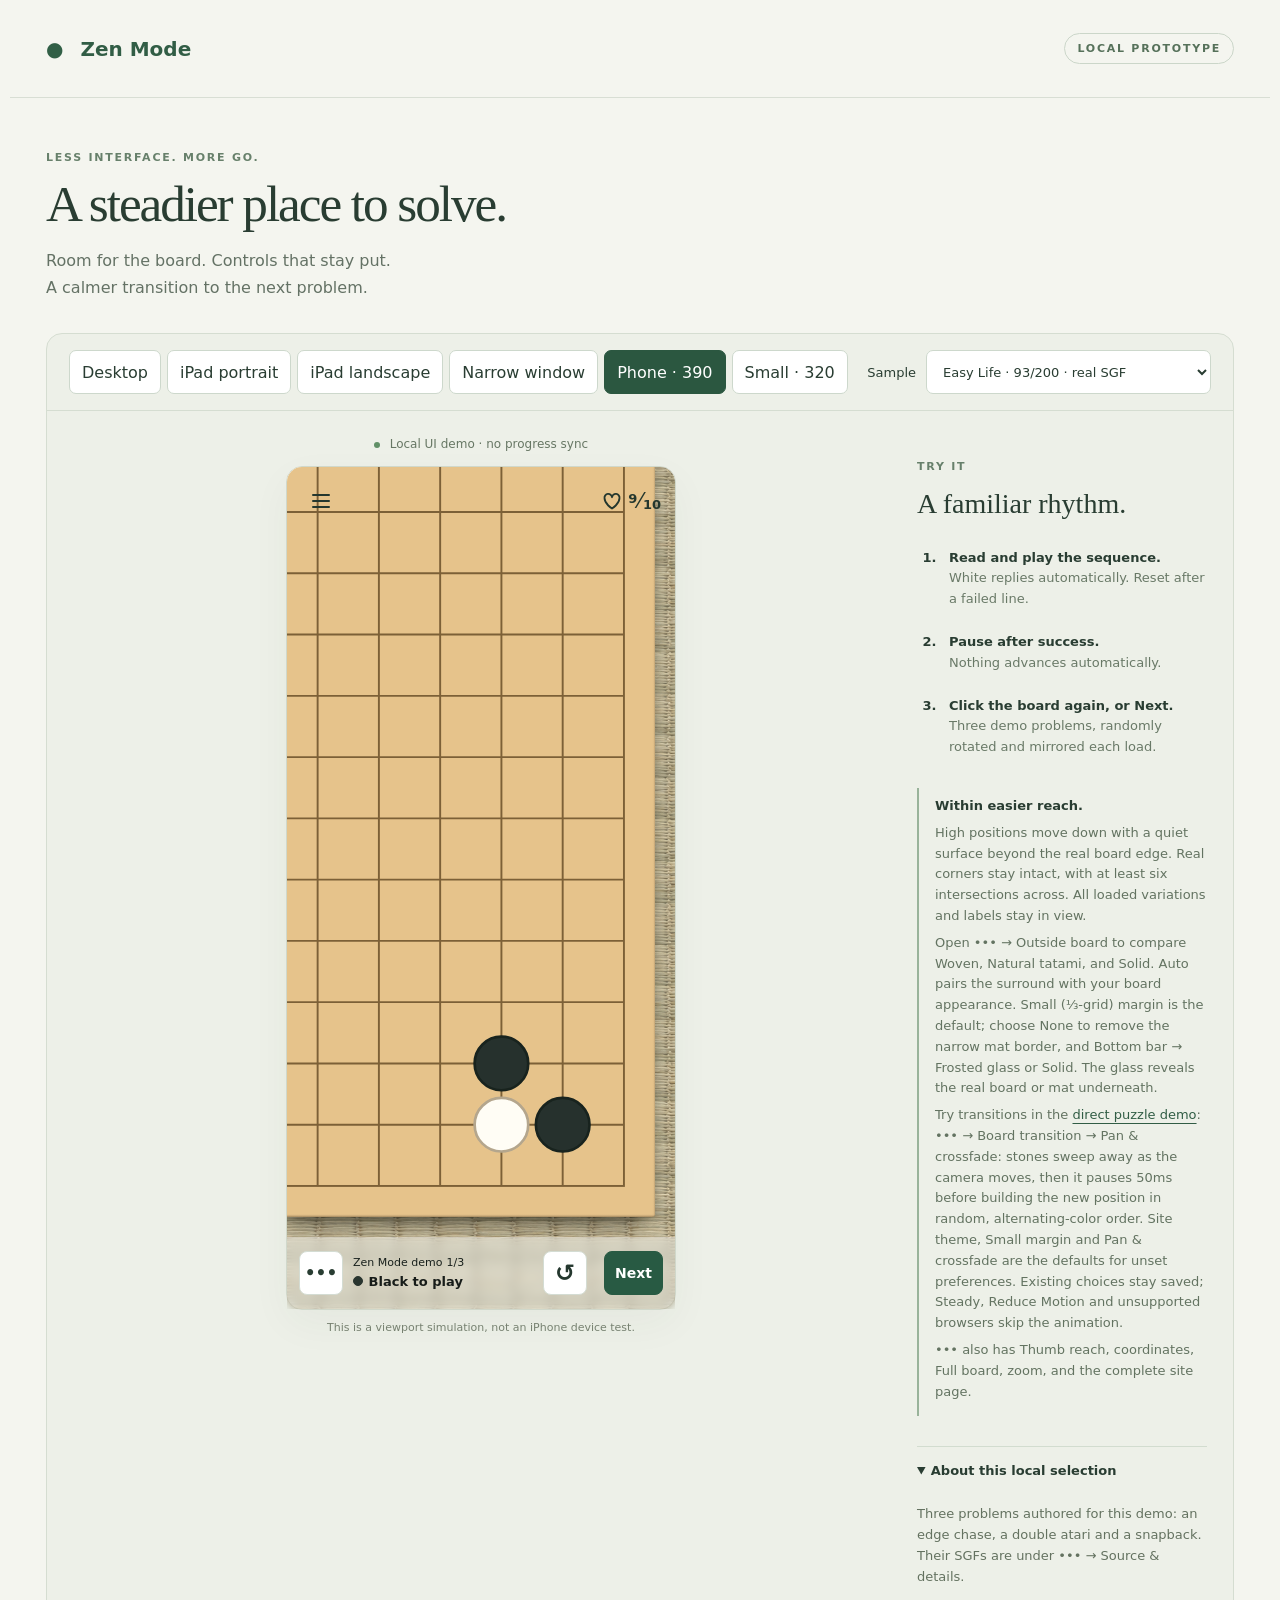
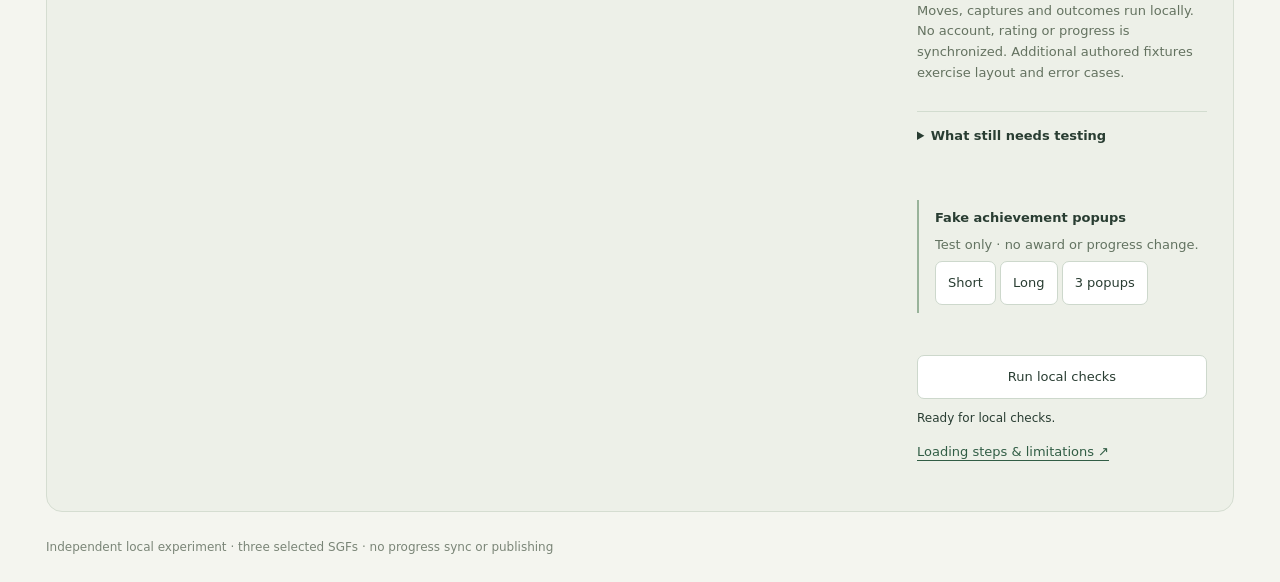
<file: index.html>
<!doctype html>
<html lang="en">
<head>
  <meta charset="utf-8">
  <meta name="viewport" content="width=device-width, initial-scale=1">
  <title>Zen Mode · local prototype</title>
  <link rel="stylesheet" href="harness/preview.css">
  <script>addEventListener('error', e => { const show = () => { const out = document.querySelector('#checks'); if (out) out.textContent = 'Preview script error: ' + e.message; }; document.readyState === 'loading' ? addEventListener('DOMContentLoaded', show) : show(); });</script>
  <script src="harness/preview.js" defer></script>
</head>
<body>
  <header><a class="brand" href="index.html"><span class="mark">●</span> Zen Mode</a><span class="badge">LOCAL PROTOTYPE</span></header>
  <main>
    <section class="intro">
      <p class="eyebrow">LESS INTERFACE. MORE GO.</p>
      <h1>A steadier place to solve.</h1>
      <p>Room for the board. Controls that stay put.<br>A calmer transition to the next problem.</p>
    </section>
    <section class="workbench" aria-label="Interactive prototype">
      <div class="preview-controls">
        <div class="sizes" aria-label="Preview width">
          <button data-width="1280" data-height="800" aria-pressed="false">Desktop</button>
          <button data-width="820" data-height="1180" aria-pressed="false">iPad portrait</button>
          <button data-width="1180" data-height="820" aria-pressed="false">iPad landscape</button>
          <button data-width="540" data-height="720" aria-pressed="false">Narrow window</button>
          <button data-width="390" aria-pressed="true">Phone · 390</button>
          <button data-width="320" aria-pressed="false">Small · 320</button>
        </div>
        <label>Sample <select id="scenario">
          <option value="real:0">Easy Life · 93/200 · real SGF</option>
          <option value="real:1">Tesuji Training · 1/416 · real SGF</option>
          <option value="real:2">Easy Capture · 100/200 · real SGF</option>
          <option value="0">Corner capture · 19 × 19</option>
          <option value="1">Center capture · 9 × 9</option>
          <option value="2">Tall board · 9 × 13</option>
          <option value="3">Distant branch & label · 19 × 19</option>
          <option value="0&training=1">Mistake training · authored flow check</option>
          <option value="0&framing=1">Enclosed framing · 8 rows × 6 columns</option>
          <option value="4">Delayed board · 2 seconds</option>
          <option value="5">Unknown engine · safe fallback</option>
          <option value="6">Loading error · visible fallback</option>
        </select></label>
      </div>
      <div class="preview-layout">
        <div class="device-column">
          <div class="device-caption"><span class="dot"></span> Local UI demo · no progress sync</div>
          <iframe id="preview" title="Interactive local problem selection" src="harness/real.html?p=0"></iframe>
          <p class="frame-caption">This is a viewport simulation, not an iPhone device test.</p>
        </div>
        <aside>
          <p class="eyebrow">TRY IT</p>
          <h2>A familiar rhythm.</h2>
          <ol>
            <li>Read and play the sequence.<br><span>White replies automatically. Reset after a failed line.</span></li>
            <li>Pause after success.<br><span>Nothing advances automatically.</span></li>
            <li>Click the board again, or Next.<br><span>Three demo problems, randomly rotated and mirrored each load.</span></li>
          </ol>
          <div class="note"><strong>Within easier reach.</strong><p>High positions move down with a quiet surface beyond the real board edge. Real corners stay intact, with at least six intersections across. All loaded variations and labels stay in view.</p><p>Open ••• → Outside board to compare Woven, Natural tatami, and Solid. Auto pairs the surround with your board appearance. Small (⅓-grid) margin is the default; choose None to remove the narrow mat border, and Bottom bar → Frosted glass or Solid. The glass reveals the real board or mat underneath.</p><p>Try transitions in the <a href="harness/real.html?p=0">direct puzzle demo</a>: ••• → Board transition → Pan &amp; crossfade: stones sweep away as the camera moves, then it pauses 50ms before building the new position in random, alternating-color order. Site theme, Small margin and Pan &amp; crossfade are the defaults for unset preferences. Existing choices stay saved; Steady, Reduce Motion and unsupported browsers skip the animation.</p><p>••• also has Thumb reach, coordinates, Full board, zoom, and the complete site page.</p></div>
          <details open><summary>About this local selection</summary><p>Three problems authored for this demo: an edge chase, a double atari and a snapback. Their SGFs are under ••• → Source &amp; details.</p><p>Moves, captures and outcomes run locally. No account, rating or progress is synchronized. Additional authored fixtures exercise layout and error cases.</p></details>
          <details><summary>What still needs testing</summary><p>The installed extension has real-site Chrome, macOS WebKit and iPad simulator-host checks. The current wider layout still needs Safari-app and physical-device checks; signed-in workflows remain unverified. Full native navigations remain.</p></details>
          <div class="note"><strong>Fake achievement popups</strong><p>Test only · no award or progress change.</p><button data-preview-achievement="short">Short</button> <button data-preview-achievement="long">Long</button> <button data-preview-achievement="repeated">3 popups</button></div>
          <button id="run-checks">Run local checks</button>
          <output id="checks" aria-live="polite">Checks have not run.</output>
          <p><a href="README.md">Loading steps & limitations ↗</a></p>
          <p id="phone-share" hidden><a href="phone.html">Show iPhone QR code ↗</a></p>
        </aside>
      </div>
    </section>
  </main>
  <footer>Independent local experiment · three selected SGFs · no progress sync or publishing</footer>
</body>
</html>
</file>
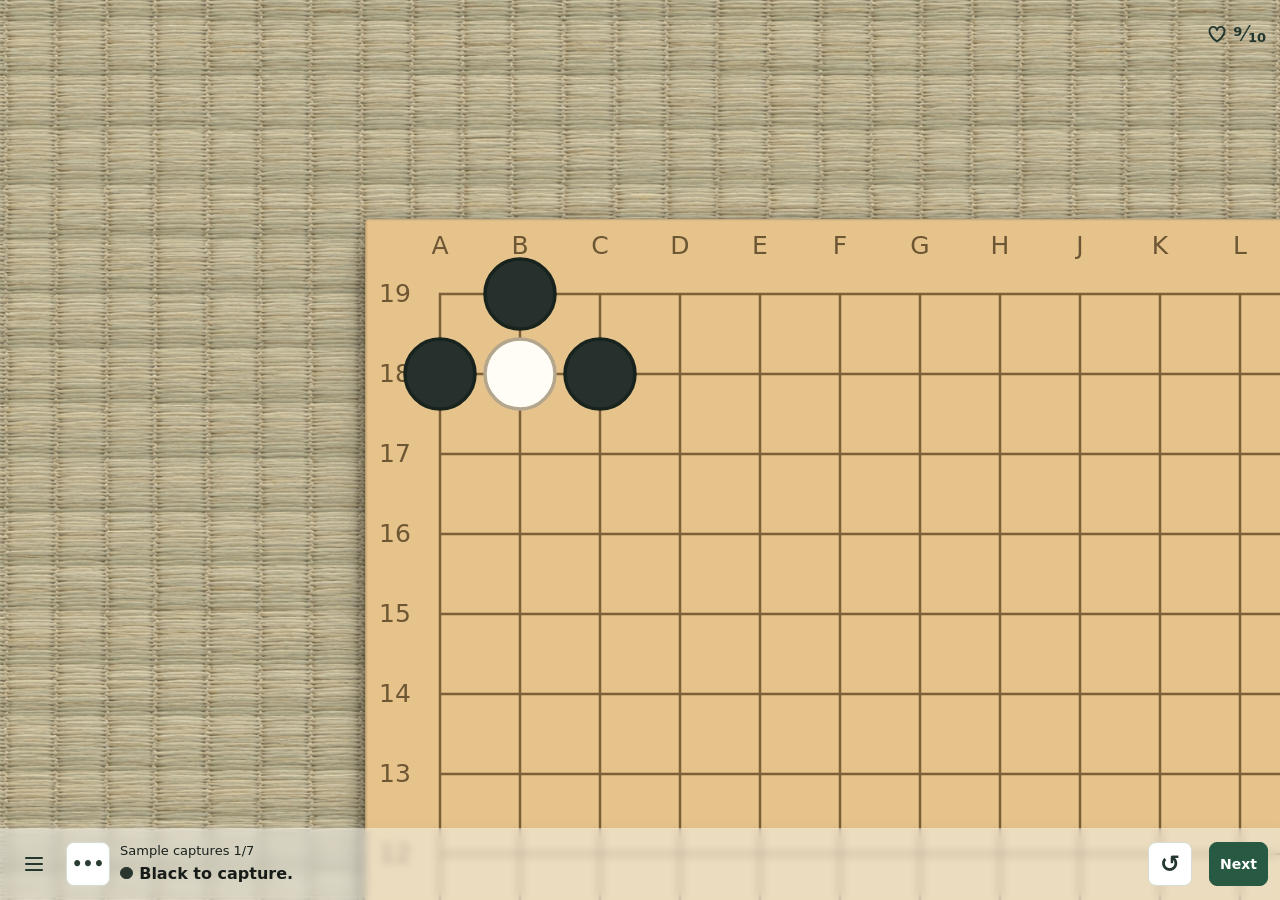
<file: harness/puzzle.html>
<!doctype html>
<html lang="en" data-zen-demo="authored" data-zen="on" data-zen-mode="on" data-zen-theme="plain">
<head>
  <meta charset="utf-8">
  <meta name="viewport" content="width=device-width, initial-scale=1">
  <title>Authored sample · Zen Mode</title>
  <script src="demo-health.js"></script>
  <link rel="stylesheet" href="sample.css">
  <link rel="stylesheet" href="../extension/zen.css">
  <script src="../extension/transition.js"></script>
  <script src="../extension/content.js"></script>
  <script src="../extension/bridge.mjs" type="module"></script>
  <script src="sample.js" defer></script>
  <script src="fake-achievements.mjs" type="module"></script>
</head>
<body>
  <header class="sample-header"><a href="../index.html" target="_top">Zen Mode / samples</a><span>AUTHORED DEMO</span></header>
  <div id="container"><div class="whitebox2"><div id="content">
    <div class="play-header-table"><div id="health"><span id="health-counter">9 / 10</span></div><div id="playTitle">Loading sample…</div><div id="titleDescription">Black to capture.</div></div>
    <div id="xpDisplayDiv"><span id="status" role="status">Ready to play</span><span id="status2">Local only</span></div>
    <div id="theComment"></div>
    <div id="target"></div>
    <div id="errorMessageOuter"><p id="errorMessage" role="alert"></p></div>
    <details class="sample-details"><summary>Sample notes & keyboard input</summary><p id="sample-note"></p><p>Test-only achievement popups · no award or progress change:</p><p><button type="button" data-fake-achievement="short">Short popup</button> <button type="button" data-fake-achievement="long">Long popup</button> <button type="button" data-fake-achievement="repeated">3 popups</button></p>
      <form id="move-form"><label>Play coordinate <input name="coordinate" placeholder="B17" autocomplete="off"></label><button>Play move</button></form><p>This scripted fixture is not a complete Go engine. The extension never checks moves on the real site.</p><button id="browser-back">Browser Back</button> <button id="browser-forward">Browser Forward</button><p><a id="recover" href="puzzle.html?p=0">Return to first sample</a></p></details>
  </div></div></div>
</body>
</html>
</file>
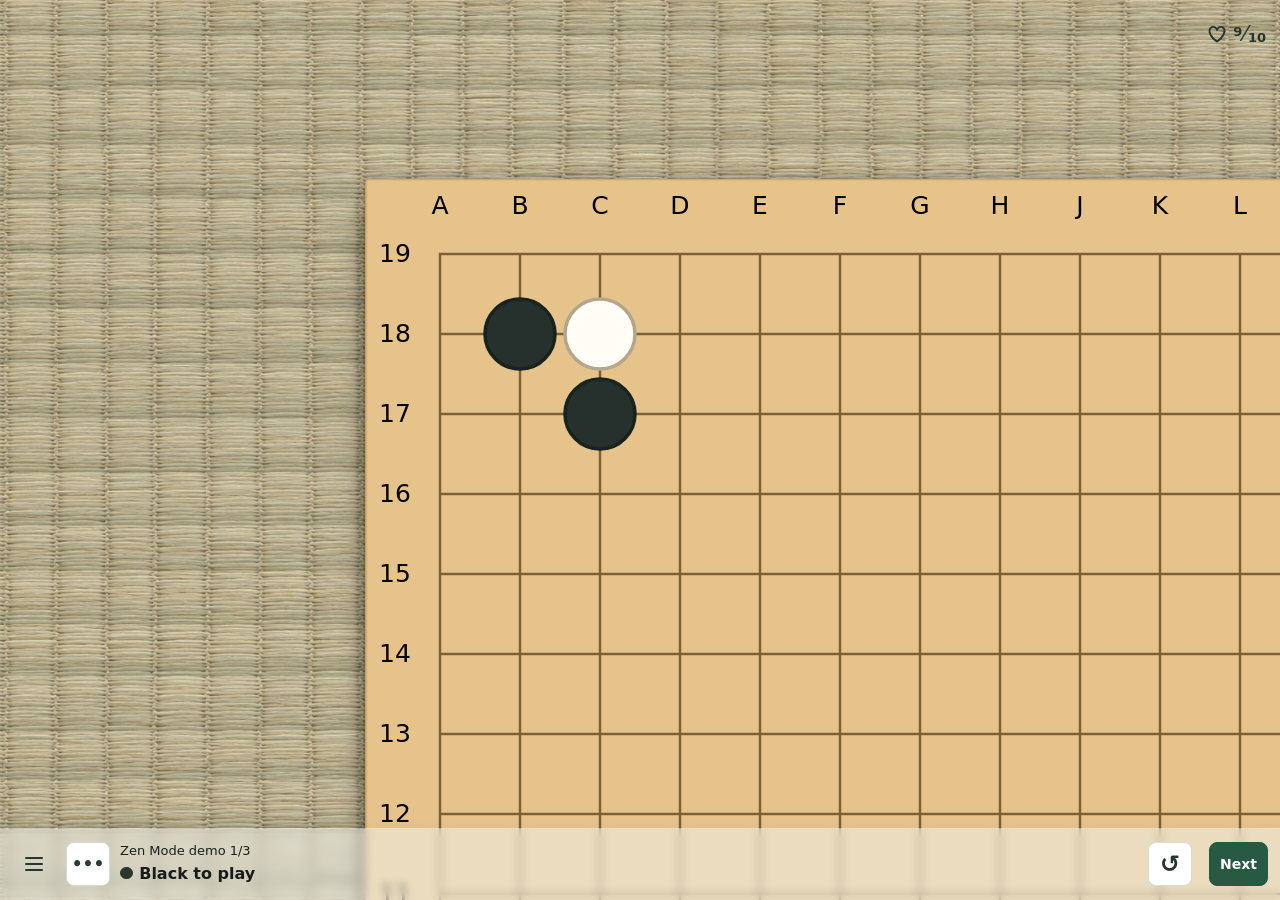
<file: harness/real.html>
<!doctype html>
<html lang="en" data-zen-demo="local-selection" data-zen="on" data-zen-mode="on" data-zen-theme="plain">
<head>
  <meta charset="utf-8">
  <meta name="viewport" content="width=device-width, initial-scale=1, viewport-fit=cover">
  <title>Local problem selection · Zen Mode</title>
  <script src="demo-health.js"></script>
  <link rel="stylesheet" href="sample.css">
  <link rel="stylesheet" href="../extension/zen.css">
  <script src="../extension/transition.js"></script>
  <script src="../extension/content.js"></script>
  <script src="../extension/bridge.mjs" type="module"></script>
  <script src="real.mjs" type="module"></script>
  <script src="fake-achievements.mjs" type="module"></script>
</head>
<body>
  <header class="sample-header"><a href="../index.html" target="_top">Zen Mode / local selection</a><span>NO PROGRESS SYNC</span></header>
  <div id="container"><div class="whitebox2"><div id="content">
    <div class="play-header-table"><div id="health"><span id="health-counter">9 / 10</span></div><div id="playTitle">Loading local problem…</div><div id="titleDescription"></div></div>
    <div id="xpDisplayDiv"><span id="status" role="status">Ready to play</span><span id="status2">Local only</span></div>
    <div id="theComment"></div>
    <div id="target"></div>
    <div id="errorMessageOuter"><p id="errorMessage" role="alert"></p></div>
    <details class="sample-details" id="sample-details"><summary>Local sample · source & details</summary>
      <p>Three problems authored for this local demo. No account, rating, or progress is synchronized with tsumego.com.</p>
      <p>The demo starts with 9/10 sample hearts. Revealed failures reduce them for this page only; Reset does not restore them. This illustrates the indicator, not the site's daily allowance or locking rules.</p>
      <p id="source-credit"></p><p><a id="sgf-link" download>SGF</a> · <a href="problems/sources.json">Problem list</a></p>
      <p id="demo-history" class="problem-nav__item problem-nav__item--V"><span id="currentNavigationButton">Local attempts (solved/failed): </span><span class="problem-nav__ratio">-</span></p>
      <p>Play the recorded continuation; the opponent responds automatically. An incorrect line stops with a retry message. Reset restores all stones. After success, tap the board or Next when ready.</p>
      <p>After solving, Review browses the original recorded tree using arrows or tree buttons. Up/Down switches sibling variations. The local demo supports recorded moves only; Exit review returns to your attempt. The extension on tsumego.com uses the site's full free-play engine.</p>
      <p>Test-only achievement popups · no award or progress change:</p><p><button type="button" data-fake-achievement="short">Short popup</button> <button type="button" data-fake-achievement="long">Long popup</button> <button type="button" data-fake-achievement="repeated">3 popups</button></p>
      <form id="move-form"><label>Play coordinate <input name="coordinate" autocomplete="off" placeholder="D18"></label><button>Play move</button></form>
      <p><a href="real.html?p=0">Easy Life</a> · <a href="real.html?p=1">Tesuji</a> · <a href="real.html?p=2">Capture</a></p>
    </details>
  </div></div></div>
</body>
</html>
</file>
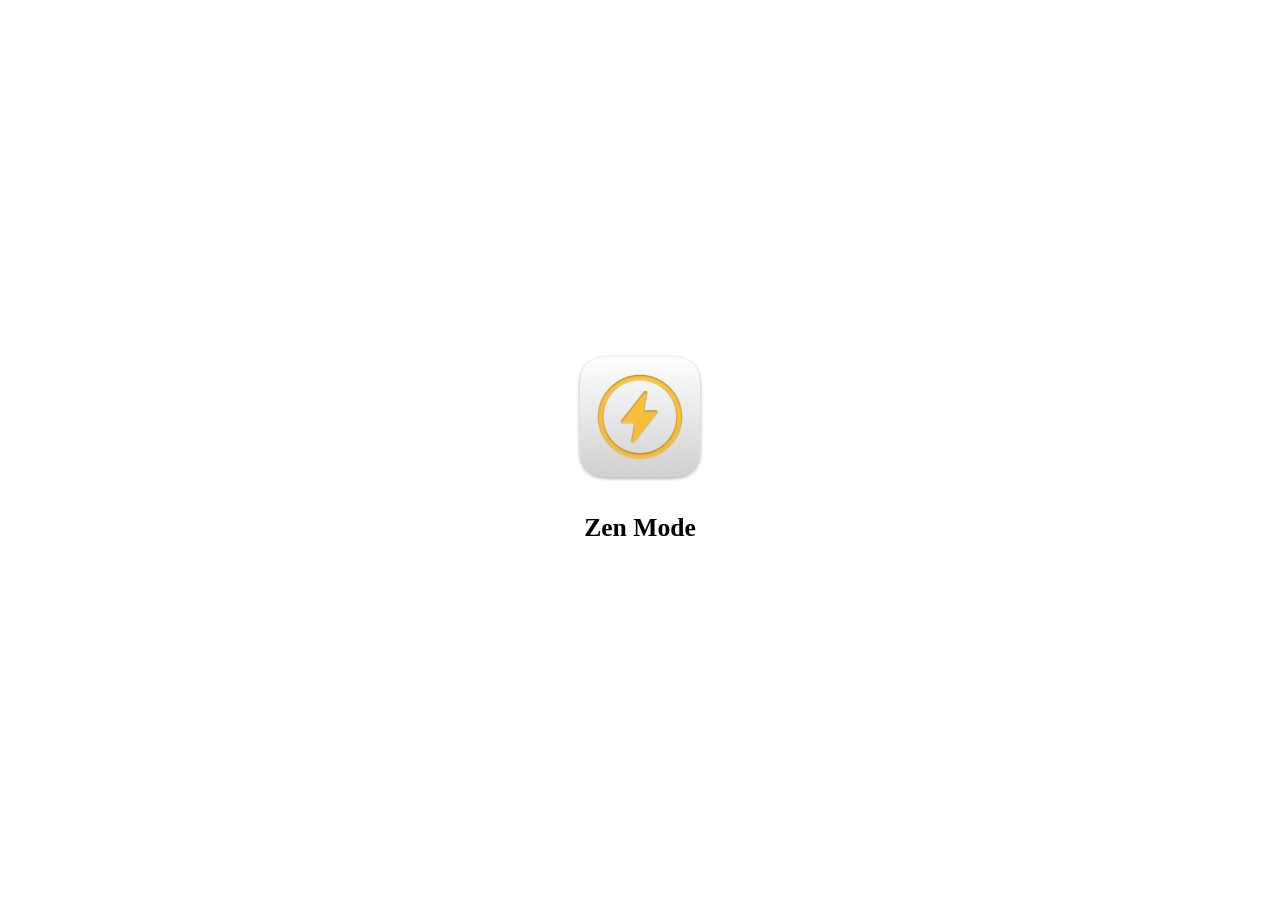
<file: safari/Zen Mode/Shared (App)/Resources/Base.lproj/Main.html>
<!DOCTYPE html>
<html>
<head>
    <meta http-equiv="Content-Type" content="text/html; charset=utf-8">
    <meta http-equiv="Content-Security-Policy" content="default-src 'self'">

    <meta name="viewport" content="width=device-width, initial-scale=1, user-scalable=no">

    <link rel="stylesheet" href="../Style.css">
    <script src="../Script.js" defer></script>
</head>
<body>
    <img src="../Icon.png" width="128" height="128" alt="Zen Mode Icon">
    <h1 id="version">Zen Mode</h1>
    <p class="platform-ios">You can turn on Zen Mode’s Safari extension in Settings.</p>
    <p class="platform-mac state-unknown">You can turn on Zen Mode’s extension in Safari Extensions preferences.</p>
    <p class="platform-mac state-on">Zen Mode’s extension is currently on. You can turn it off in Safari Extensions preferences.</p>
    <p class="platform-mac state-off">Zen Mode’s extension is currently off. You can turn it on in Safari Extensions preferences.</p>
    <button class="platform-mac open-preferences">Quit and Open Safari Extensions Preferences…</button>
</body>
</html>
</file>
<file: harness/preview.css>
:root { color: #293d32; background: #f4f5ef; font-family: system-ui, sans-serif; }
* { box-sizing: border-box; }
body { margin: 0; }
header, main, footer { max-width: 1260px; margin: auto; padding-inline: 36px; }
header { display: flex; justify-content: space-between; align-items: center; height: 98px; border-bottom: 1px solid #d8ded4; }
.brand { font-weight: 700; font-size: 20px; text-decoration: none; }
.mark { color: #315f46; margin-right: 10px; }
a { color: #315d45; text-underline-offset: 4px; }
.badge, .eyebrow { font-size: 11px; font-weight: 700; letter-spacing: .16em; }
.badge { border: 1px solid #cbd6c9; border-radius: 30px; padding: 8px 12px; color: #56715a; }
.intro { padding: 42px 0 32px; }
h1 { font: 400 clamp(32px, 4vw, 52px)/1.1 Georgia, serif; letter-spacing: -.04em; margin: 12px 0 16px; }
.intro > p:last-child { color: #647265; line-height: 1.65; margin: 0; }
.eyebrow { color: #67806b; }
.workbench { border: 1px solid #d5ddd1; border-radius: 16px; background: #edf0e8; overflow: hidden; }
.preview-controls { padding: 16px 22px; border-bottom: 1px solid #d5ddd1; display: flex; gap: 16px; justify-content: space-between; align-items: center; flex-wrap: wrap; }
button, select { font: inherit; color: inherit; background: #fff; border: 1px solid #cdd8cc; border-radius: 7px; min-height: 44px; padding: 8px 12px; cursor: pointer; }
button[aria-pressed="true"] { background: #2b5740; border-color: #2b5740; color: #fff; }
button:focus-visible, select:focus-visible { outline: 3px solid #a25d27; outline-offset: 3px; }
.sizes { display: flex; flex-wrap: wrap; gap: 6px; }
label { font-size: 13px; display: flex; align-items: center; gap: 10px; }
select { max-width: 285px; }
.preview-layout { display: grid; grid-template-columns: minmax(0, 1fr) 290px; gap: 28px; padding: 26px; }
.device-column { min-width: 0; overflow-x: auto; }
.device-caption { text-align: center; color: #677764; font-size: 12px; padding: 0 0 15px; }
.dot { display: inline-block; width: 6px; height: 6px; border-radius: 50%; background: #619067; margin-right: 6px; }
iframe { display: block; width: 390px; max-width: none; height: 844px; margin: auto; border: 1px solid #d0d8cb; border-radius: 16px; background: #f4f5ef; box-shadow: 0 14px 40px #3649340b; }
.frame-caption { font-size: 11px; color: #778171; text-align: center; }
aside { padding: 10px 0; font-size: 13px; line-height: 1.6; }
h2 { font: 400 28px Georgia, serif; margin: 12px 0 28px; }
ol { padding-left: 24px; }
li { padding-left: 8px; margin-bottom: 22px; font-weight: 600; }
li span { font-weight: 400; color: #697967; }
.note { border-left: 2px solid #99b39a; padding: 8px 0 8px 16px; margin: 30px 0; }
.note p { margin: 6px 0; color: #637361; }
details { border-top: 1px solid #d2dccf; padding: 14px 0; }
summary { cursor: pointer; font-weight: 600; min-height: 30px; }
details p { color: #647260; }
#run-checks { width: 100%; margin-top: 12px; }
#checks { display: block; font-size: 12px; margin-top: 10px; white-space: pre-line; }
footer { color: #7a8577; padding-block: 28px; font-size: 12px; }
@media (max-width: 880px) { .preview-layout { grid-template-columns: 1fr; } aside { max-width: 580px; margin: auto; } }
@media (max-width: 550px) { header, main, footer { padding-inline: 16px; } .badge { font-size: 9px; } .preview-layout { padding: 16px 5px; } .preview-controls { padding: 12px; } label { flex-wrap: wrap; } .sizes button { font-size: 12px; padding: 6px 8px; } aside { padding: 20px 14px; } }
</file>
<file: harness/sample.css>
body { margin: 0; font: 16px/1.5 system-ui, sans-serif; background: #f4f5ef; color: #293d32; }
* { box-sizing: border-box; }
.sample-header { min-height: 58px; padding: 14px 16px; display: flex; justify-content: space-between; align-items: center; gap: 10px; border-bottom: 1px solid #dce2d7; font-size: 12px; }
a { color: #315d45; text-underline-offset: 3px; }
.sample-header a { text-decoration: none; font-weight: 650; }
.sample-header span { font-size: 9px; letter-spacing: .08em; color: #697c66; }
.whitebox2 { padding: 16px; }
.play-header-table { text-align: center; min-height: 76px; }
#playTitle { font-weight: 650; }
#titleDescription { color: #697564; font-size: 14px; }
#xpDisplayDiv { display: flex; justify-content: space-between; gap: 12px; font-size: 12px; }
#status2 { color: #819079; }
#theComment { min-height: 24px; font-size: 13px; color: #426e45; }
.besogo-board { width: 620px; height: 620px; background: #e6c38b; margin: 30px auto; }
.besogo-board svg { width: 100%; height: 100%; }
.besogo-svg-lines { fill: none; stroke: #7c6037; stroke-width: 1; }
.besogo-bottom-panels { margin: 20px; }
.besogo-tsumegoPlayTool { display: flex; gap: 10px; }
button, input, .besogo-tsumegoPlayTool a { font: inherit; min-height: 44px; }
.besogo-tsumegoPlayTool a, button { padding: 8px 12px; border: 1px solid #cdd5c9; border-radius: 7px; background: #fff; color: #294b36; cursor: pointer; }
.sample-details { margin: 20px auto; max-width: 580px; font-size: 12px; color: #61715d; }
summary { cursor: pointer; min-height: 44px; }
form { display: flex; gap: 8px; flex-wrap: wrap; align-items: end; }
form label { display: grid; gap: 5px; }
input { max-width: 140px; padding: 8px; border: 1px solid #b8c6b4; border-radius: 5px; }
#errorMessage { color: #982e23; }
.besogo-panels[hidden] { display: none !important; }
.sample-tree svg { display: block; max-width: none; }
.sample-tree [role="button"] { cursor: pointer; }
.sample-tree [role="button"]:focus-visible { outline: 2px solid #b26422; }

/* Test-only native achievement layout contract; the extension supplies Zen mode enhancement. */
.toast { position:fixed; width:1000px; bottom:1%; left:50%; margin-left:-500px; display:none;
  z-index:9999; line-height:1.8; border:1px solid #222; border-radius:8px;
  background:linear-gradient(#fff,#d8d8d8); cursor:pointer; transition:opacity .5s; }
.toast__banner { background:#343434; color:white; height:31px; text-align:center; font-weight:800; }
.toast__close { float:right; padding:1px 5px 5px; font-size:12px; }
.toast__body { display:table; margin:10px; width:100%; text-align:center; font-size:16px; }
.toast--achievement #hpIcon1 { position:relative; top:15px; width:40px; }
</file>
<file: extension/zen.css>
/* Progressive enhancement only. The browser still performs real navigations. */
.zen-startup-error { margin: 12px; padding: 12px; color: #24372e; background: #f4f5ef; font: 14px/1.5 system-ui, sans-serif; }
.zen-mode-handoff { position: fixed; z-index: 110; overflow: hidden; pointer-events: none; background: var(--zen-surround); }
.zen-handoff-surface { position: absolute; overflow: hidden; border-radius: var(--zen-rim); }
.zen-handoff-texture, .zen-handoff-surface > svg { position: absolute; inset: 0; width: 100%; height: 100%; }
/* The rim sits on the wood and below the grid, as on the live board. */
.zen-handoff-texture { z-index: 1; }
.zen-handoff-surface > svg { z-index: 3; }
.zen-handoff-surface::after {
  content: ''; position: absolute; inset: 0; z-index: 2;
  background-image: var(--zen-rim-image); background-position: var(--zen-rim-position);
  background-size: var(--zen-rim-size); background-repeat: no-repeat;
}
html[data-zen="on"]:is([data-zen-handoff], [data-zen-departing]) #target .besogo-board,
html[data-zen="on"]:is([data-zen-handoff], [data-zen-departing]) #target::after { view-transition-name: none; }
html[data-zen-handoff] #target .besogo-board { pointer-events: none; }
html[data-zen-handoff] #target .besogo-board > svg { opacity: 0 !important; }
/* A reload's carried copy of the bar covers it while the live bar fills in unseen.
   It replaces the empty bar placeholder, which would otherwise paint over it. */
html[data-zen-bar-copy] .zen-toolbar:not(.zen-bar-copy) { visibility: hidden !important; }
html[data-zen-bar-copy]::after { display: none !important; }
::view-transition-group(*) { animation-duration: 120ms; }
::view-transition-group(zen-solving) { animation: none; }
/* Hold a static outgoing snapshot only across the document/compositor gap.
   JavaScript releases it after the incoming cover has decoded and painted;
   this animation is also a hard upper bound if that callback cannot run. */
@keyframes zen-cover-swap { from, to { opacity: 1; } }
html[data-zen-handoff]::view-transition-group(*) { animation: none; }
html[data-zen-handoff]::view-transition-old(*) { animation: zen-cover-swap 1500ms linear both; mix-blend-mode: normal; }
html[data-zen-handoff]::view-transition-new(*) { animation: none; opacity: 0; mix-blend-mode: normal; }
@media (prefers-reduced-motion: reduce) {
  /* Static coverage is useful here too; it introduces no visual movement. */
  ::view-transition-group(*), ::view-transition-old(*), ::view-transition-new(*) { animation: none; }
}
/* A touch tap synthesizes mouseover before following a problem link. The site's
   hover preview then flashes over the next row of collection tiles. Keep those
   thumbnails for hover-capable devices or the user's explicit Preview mode. */
@media (hover: none) {
  a[data-sgf-preview] .tooltip-box svg { display: none !important; }
  .preview-zoomed a[data-sgf-preview] .tooltip-box svg { display: block !important; }
}
html[data-zen="on"] {
  --zen-ink: #24372e;
  --zen-paper: #f4f5ef;
  --zen-line: #d4dcd3;
  --zen-toolbar-height: 140px;
  --zen-controls-space: 205px;
  --zen-mode-size: min(calc(100vw - 32px), max(300px, calc(100vh - 450px)), 580px);
  background: var(--zen-paper);
  color: var(--zen-ink);
  color-scheme: light;
}
html[data-zen="on"] body {
  margin: 0;
  background: var(--zen-paper);
  font: 16px/1.5 system-ui, sans-serif;
}
html[data-zen="on"] :is(#container, .whitebox2, #content) {
  box-sizing: border-box;
  width: 100% !important;
  min-width: 0 !important;
  max-width: 1100px;
  margin-inline: auto !important;
}
html[data-zen="on"] .whitebox2 {
  padding: 16px;
  border: 0;
  border-radius: 0;
  background: var(--zen-paper);
}
html[data-zen="on"] :is(.play-header-table, .play-header) { min-height: 76px; }
html[data-zen="on"] .play-header-table > tbody > tr > td { width: 15% !important; }
html[data-zen="on"] .play-header-table > tbody > tr > td:nth-child(2) { width: 70% !important; }
html[data-zen="on"] :is(#playTitle, #titleDescription) { font: inherit; }
html[data-zen="on"] #playTitle { font-size: 1.15rem; font-weight: 650; }
html[data-zen="on"] :is(#playTitle a, #titleDescription) { color: var(--zen-ink); }
html[data-zen="on"] :is(#xpDisplayDiv, #theComment) { min-height: 24px; }
html[data-zen="on"] #theComment { min-height: 48px; }
html[data-zen="on"] #xpDisplayDiv table { width: 100%; }
html[data-zen="on"] #status h2 { margin: 0; font: 600 18px/24px system-ui, sans-serif; }
html[data-zen="on"] #target {
  width: 100% !important;
  height: auto !important;
  /* Reserve the play/orientation controls before the engine creates them. */
  min-height: calc(var(--zen-mode-size) + var(--zen-controls-space));
  display: flex !important;
  flex-direction: column !important;
  align-items: center;
  gap: 12px;
  margin: 0 auto !important;
  color: var(--zen-ink);
}
/* Reserve the same slot before the module and asynchronously rendered board. */
html[data-zen="on"] #target:not(.zen-toolbar + #target) {
  min-height: calc(var(--zen-mode-size) + var(--zen-controls-space) + var(--zen-toolbar-height) + 12px);
}
html[data-zen="on"] #target:not(.zen-toolbar + #target)::before { content: ''; flex: 0 0 var(--zen-toolbar-height); }
html[data-zen="on"] #target:not(:has(.besogo-board))::after {
  view-transition-name: zen-solving;
  content: 'Waiting for the site board…';
  display: grid;
  place-content: center;
  width: var(--zen-mode-size);
  height: var(--zen-mode-size);
  background: var(--zen-surround);
  border-radius: 12px;
}
html[data-zen="on"] #target .besogo-board {
  view-transition-name: zen-solving;
  box-sizing: border-box;
  flex: 0 0 auto;
  position: relative;
  width: var(--zen-mode-size) !important;
  height: var(--zen-mode-size) !important;
  margin: 0 !important;
  overflow: auto;
  border: 0;
  display: flex;
  overscroll-behavior: contain;
}
html[data-zen="on"][data-zen-preparing="on"] #target .besogo-board > svg {
  visibility: hidden;
  /* SVG children may explicitly set visibility=visible. Root opacity also
     covers those children while preserving their measurable layout. */
  opacity: 0 !important;
  pointer-events: none;
}
html[data-zen="on"][data-zen-preparing="on"] #target .besogo-board::before {
  content: 'Preparing board…';
  position: absolute;
  inset: 0;
  display: grid;
  place-content: center;
  background: var(--zen-surround);
  border-radius: inherit;
}
html[data-zen="on"] #target .besogo-board > svg {
  display: block;
  flex: 0 0 auto;
  box-sizing: border-box;
  width: calc(var(--zen-svg-width, 100%) * var(--zen-zoom, 1)) !important;
  height: calc(var(--zen-svg-height, 100%) * var(--zen-zoom, 1)) !important;
  margin: var(--zen-svg-margin, 0);
  border: 0;
  max-width: none;
}
/* Define these on the drawing plane, so custom properties resolve against its
   measured grid, not the root's defaults. A unit is one real intersection. */
html[data-zen="on"] :is(#target, .besogo-board, .zen-mode-handoff),
html[data-zen="on"] :is(.besogo-board, .zen-mode-handoff)::before {
  --zen-surround: linear-gradient(0deg, #69795a12 0 25%, #f5f2df26 25% 50%, transparent 50%)
      var(--zen-grid-x, 0px) var(--zen-grid-y, 0px) / 100% calc(var(--zen-grid-step, 40px) * .1) repeat,
    linear-gradient(90deg, transparent 0 46.875%, #69795a0b 46.875% 50%, transparent 50% 96.875%, #f5f2df22 96.875%)
      var(--zen-grid-x, 0px) var(--zen-grid-y, 0px) / calc(var(--zen-grid-step, 40px) * .8) 100% repeat #d1d5bf;
}
html[data-zen="on"][data-zen-surround="auto"][data-zen-theme="site"] :is(#target, .besogo-board, .zen-mode-handoff),
html[data-zen="on"][data-zen-surround="natural"] :is(#target, .besogo-board, .zen-mode-handoff),
html[data-zen="on"][data-zen-surround="auto"][data-zen-theme="site"] :is(.besogo-board, .zen-mode-handoff)::before,
html[data-zen="on"][data-zen-surround="natural"] :is(.besogo-board, .zen-mode-handoff)::before {
  /* Fine weave stays fixed in board space. Repeat in both directions so
     wide views do not expose flat bands beyond the original image tile.
     Physical scale: warp pitch 14 mm, horizontal grid interval 22 mm. The
     seamless 1086 x 1138 px tile holds exactly 17 cords across, one every
     63.88 px, so it spans 17 * 14 / 22 = 10.82 grid intervals wide. Height
     keeps the image's aspect ratio, so the weave is never stretched.
     Grid span counts lines, not intervals: span - step is the board's width. */
  --zen-tatami-width: calc(var(--zen-grid-step, 40px) * 17 * 14 / 22);
  --zen-tatami-height: calc(var(--zen-tatami-width) * 1138 / 1086);
  --zen-surround: linear-gradient(#f4f5ef33, #f4f5ef33), var(--zen-tatami-image, url("tatami.png"))
    calc(var(--zen-grid-x, 0px) + (var(--zen-grid-span, 760px) - var(--zen-grid-step, 40px) - var(--zen-tatami-width)) * .5)
    calc(var(--zen-grid-y, 0px) + (var(--zen-grid-span, 760px) - var(--zen-grid-step, 40px) - var(--zen-tatami-height)) * .5) /
    var(--zen-tatami-width) var(--zen-tatami-height) repeat #c7c5a6;
}
html[data-zen="on"][data-zen-surround="auto"][data-zen-theme="site"],
html[data-zen="on"][data-zen-surround="natural"] {
  --zen-heart-weight: 600;
  --zen-heart-stroke: 2.2;
  --zen-fraction-weight: 400;
}
html[data-zen="on"][data-zen-surround="solid"] :is(#target, .besogo-board, .zen-mode-handoff),
html[data-zen="on"][data-zen-surround="solid"] :is(.besogo-board, .zen-mode-handoff)::before { --zen-surround: #d1d5cb; }
/* Keep mat on the container from startup onward. The adapter reads wood on a
   hidden probe, avoiding an intermediate full-screen wood fill for Safari.
   Unsupported framing still falls back to the native surface after preparing. */
html[data-zen="on"][data-zen-preparing="on"] #target .besogo-board,
html[data-zen="on"] #target .besogo-board[data-zen-fit="on"] { background: var(--zen-surround) !important; background-attachment: local !important; }
/* The site outlines the board green on a solve (inline box-shadow) and red on a mistake
   (.besogo-board-red-glow). Our board fills the screen, so that drew a rectangle at its
   edges. Zen mode shows the result in its bar instead; Regular mode keeps the outline.
   The red rule is !important inside the site's cascade layer "page", which beats any
   unlayered !important rule, so this one joins the site's first layer, "besogo": among
   important declarations the earliest layer wins. */
@layer besogo { html[data-zen="on"] #target .besogo-board { box-shadow: none !important; } }
/* One light for the whole board. Its azimuth is set by the native stones, the
   most prominent lit objects: their highlight sits at the top, slightly right.
   x and y point toward it, with y negative upward. z is its height: raise it for
   a gentler direction term, lower it for a stronger one. The mat is mostly
   horizontal structure, so its own shading does not need to match closely. */
html[data-zen="on"] { --zen-light-x: .27; --zen-light-y: -.67; --zen-light-z: 1.3; }
/* A 1 mm fillet on a 22 mm grid: rounded in plan by border-radius, and rolled
   over along each edge. On a quarter-round, s runs from 0 at the flat top to 1
   at the outer edge, with normal (s * n, sqrt(1 - s^2)). Lambert shading against
   the flat top is s * (n . l) / lz - (1 - sqrt(1 - s^2)). The first term is a
   linear ramp that depends on the edge's direction. The second is a rolloff that
   every edge shares, so sides nearly perpendicular to the light still read as
   rounded. Edges are separate profiles in x or y, so they sum through a corner
   with no mitre. Every layer is exactly the painted box, so each profile starts
   at the painted edge and box snapping cannot shift it or make a corner join.
   The dark tint is near black so it darkens in proportion on any wood.
   --zen-true-* turn off an edge that is an interior crop, not a board edge. */
html[data-zen="on"] #target .besogo-board[data-zen-fit="on"],
.zen-handoff-surface, .zen-edge-board { --zen-rim: max(calc(var(--zen-grid-step, 40px) / 22), 1.5px); }
html[data-zen="on"] #target .besogo-board[data-zen-fit="on"] > svg,
.zen-handoff-surface, .zen-edge-board {
  --zen-lit: 255 227 186; --zen-dark: 24 14 6;
  --zen-face-left: calc(var(--zen-light-x) / var(--zen-light-z) * -1);
  --zen-face-right: calc(var(--zen-light-x) / var(--zen-light-z));
  --zen-face-top: calc(var(--zen-light-y) / var(--zen-light-z) * -1);
  --zen-face-bottom: calc(var(--zen-light-y) / var(--zen-light-z));
  /* Stops are 1 - sqrt(1 - s^2) at s = 1, .97, .92, .8, .6 and .35. */
  --zen-rim-roll: rgb(var(--zen-dark) / .32), rgb(var(--zen-dark) / .24) calc(var(--zen-rim) * .03),
    rgb(var(--zen-dark) / .19) calc(var(--zen-rim) * .08), rgb(var(--zen-dark) / .13) calc(var(--zen-rim) * .2),
    rgb(var(--zen-dark) / .06) calc(var(--zen-rim) * .4), rgb(var(--zen-dark) / .02) calc(var(--zen-rim) * .65), transparent var(--zen-rim);
  --zen-rim-image:
    linear-gradient(90deg, var(--zen-rim-roll)), linear-gradient(270deg, var(--zen-rim-roll)),
    linear-gradient(180deg, var(--zen-rim-roll)), linear-gradient(0deg, var(--zen-rim-roll)),
    linear-gradient(90deg, rgb(var(--zen-lit) / calc(.28 * max(0, var(--zen-face-left)))), transparent var(--zen-rim)),
    linear-gradient(270deg, rgb(var(--zen-lit) / calc(.28 * max(0, var(--zen-face-right)))), transparent var(--zen-rim)),
    linear-gradient(180deg, rgb(var(--zen-lit) / calc(.28 * max(0, var(--zen-face-top)))), transparent var(--zen-rim)),
    linear-gradient(0deg, rgb(var(--zen-lit) / calc(.28 * max(0, var(--zen-face-bottom)))), transparent var(--zen-rim)),
    linear-gradient(90deg, rgb(var(--zen-dark) / calc(.32 * max(0, -1 * var(--zen-face-left)))), transparent var(--zen-rim)),
    linear-gradient(270deg, rgb(var(--zen-dark) / calc(.32 * max(0, -1 * var(--zen-face-right)))), transparent var(--zen-rim)),
    linear-gradient(180deg, rgb(var(--zen-dark) / calc(.32 * max(0, -1 * var(--zen-face-top)))), transparent var(--zen-rim)),
    linear-gradient(0deg, rgb(var(--zen-dark) / calc(.32 * max(0, -1 * var(--zen-face-bottom)))), transparent var(--zen-rim));
  --zen-rim-edges: 0 0, 0 0, 0 0, 0 0;
  --zen-rim-widths: calc(100% * var(--zen-true-left, 1)) 100%, calc(100% * var(--zen-true-right, 1)) 100%,
    100% calc(100% * var(--zen-true-top, 1)), 100% calc(100% * var(--zen-true-bottom, 1));
  --zen-rim-position: var(--zen-rim-edges), var(--zen-rim-edges), var(--zen-rim-edges);
  --zen-rim-size: var(--zen-rim-widths), var(--zen-rim-widths), var(--zen-rim-widths);
}
/* Only corners that are real board corners round off. */
html[data-zen="on"] #target .besogo-board[data-zen-fit="on"] > svg,
html[data-zen="on"]:not([data-zen-preparing="on"]) #target .besogo-board[data-zen-fit="on"]::after {
  border-radius: calc(var(--zen-rim) * var(--zen-corner-tl, 0)) calc(var(--zen-rim) * var(--zen-corner-tr, 0))
    calc(var(--zen-rim) * var(--zen-corner-br, 0)) calc(var(--zen-rim) * var(--zen-corner-bl, 0));
}
html[data-zen="on"] #target .besogo-board[data-zen-fit="on"] > svg {
  background: var(--zen-rim-image), var(--zen-surface) !important;
}
html[data-zen="on"] #target .besogo-board[data-zen-fit="on"] > svg {
  /* Sample 4 image px in from each edge of the site's 1000 px textures. Some
     carry a lit outer line, and an exact fit lets box snapping expose the light
     fallback colour for one device pixel on fractional boards. */
  background-position: var(--zen-rim-position), calc(var(--zen-wood-x) - var(--zen-wood-width) * .004) calc(var(--zen-wood-y) - var(--zen-wood-height) * .004) !important;
  background-size: var(--zen-rim-size), calc(var(--zen-wood-width) * 1.008) calc(var(--zen-wood-height) * 1.008) !important;
  background-repeat: no-repeat !important;
}
.zen-handoff-surface, .zen-handoff-texture {
  background-position: calc(var(--zen-wood-x) - var(--zen-wood-width) * .004) calc(var(--zen-wood-y) - var(--zen-wood-height) * .004) !important;
  background-size: calc(var(--zen-wood-width) * 1.008) calc(var(--zen-wood-height) * 1.008) !important;
  background-repeat: no-repeat !important;
}
/* Board on the mat, in one rule so live and transition covers cannot differ.
   First layer: ambient occlusion, tight and on all sides. Second: cast shadow,
   pushed away from the light and pulled in by its negative spread, so its blur
   stays off the lit sides. Only true edges survive the rim clip. */
html[data-zen="on"]:not([data-zen-preparing="on"]) #target .besogo-board[data-zen-fit="on"]::after,
.zen-handoff-surface, .zen-edge-board {
  box-shadow: 0 0 calc(var(--zen-grid-step, 40px) * .16) calc(var(--zen-grid-step, 40px) * .01) #1b170d36,
    calc(var(--zen-light-x) * var(--zen-grid-step, 40px) * -.33) calc(var(--zen-light-y) * var(--zen-grid-step, 40px) * -.33) calc(var(--zen-grid-step, 40px) * .34) calc(var(--zen-grid-step, 40px) * -.1) #1b170d96;
}
/* SVG viewport clipping hides its own outer shadow. Expose this frame only
   past actual board edges, never at an interior viewBox boundary. */
html[data-zen="on"]:not([data-zen-preparing="on"]) #target .besogo-board[data-zen-fit="on"]::after {
  content: ''; position: absolute; z-index: 1; pointer-events: none;
  left: var(--zen-edge-x); top: var(--zen-edge-y);
  width: var(--zen-edge-width); height: var(--zen-edge-height);
  clip-path: inset(var(--zen-rim-clip, 0px));
}
html[data-zen="on"][data-zen-theme="plain"] .besogo-board,
html[data-zen="on"][data-zen-theme="plain"] .besogo-board > svg,
html[data-zen="on"][data-zen-theme="plain"] .zen-edge-board { background: #e6c38b !important; background-image: none !important; }
html[data-zen="on"] .zen-theme { display: flex; align-items: center; gap: 10px; font: 12px system-ui; margin: 4px 0 8px; }
html[data-zen="on"] .zen-bar-tint input { flex: 1; min-width: 0; min-height: 32px; accent-color: #285a43; }
html[data-zen="on"] .zen-bar-tint-value { min-width: 4ch; text-align: right; font: 600 13px system-ui; font-variant-numeric: tabular-nums; color: var(--zen-ink); }
html[data-zen="on"] .zen-solved { flex: 0 0 auto; color: #526255; font-weight: 500; }
html[data-zen="on"] .zen-solved::after { content: '✓'; }
html[data-zen="on"] :is(.zen-solved, .zen-history)[hidden] { display: none; }
html[data-zen="on"] .zen-history { display: block; margin: 8px 0; font: 12px/1.4 system-ui; color: #526255; }
/* Native palettes must not leak pale text onto the light Zen mode feedback UI.
   Only these mirrored text channels change; native content and graphics do not. */
html[data-zen="on"][data-zen-mode="on"] :is(.zen-live-status, .zen-feedback, .zen-feedback-dialog),
html[data-zen="on"][data-zen-mode="on"] :is(.zen-live-status, .zen-feedback, .zen-feedback-dialog) * {
  color: #171c19;
}
html[data-zen="on"] .zen-live-status:is([data-turn="black"], [data-turn="white"])::before {
  content: ''; display: inline-block; width: .8em; height: .8em; margin-right: .4em;
  box-sizing: border-box; border: 1px solid #29352f; border-radius: 50%; background: #29352f;
  vertical-align: -.02em;
}
html[data-zen="on"] .zen-live-status[data-turn="white"]::before { background: #fff; }
html[data-zen="on"] .zen-option-help { margin: -4px 0 10px; min-height: 0; font: 12px/1.4 system-ui; color: var(--zen-ink); opacity: .75; }
html[data-zen="on"] .zen-theme select { min-height: 44px; font: 14px system-ui; color: var(--zen-ink); background: white; border: 1px solid var(--zen-line); border-radius: 8px; padding: 8px; }
html[data-zen="on"] :is(.besogo-bottom-panels, .besogo-panels) {
  width: 100% !important;
  max-width: 580px;
  height: auto !important;
  margin: 0 !important;
}
/* The solving page hides this unused editor panel in a late inline stylesheet.
   Apply the same rule before it can occupy a row and move the play controls. */
html[data-zen="on"] #target > .besogo-panels { display: none; }
html[data-zen="on"] .besogo-tsumegoPlayTool {
  display: grid;
  grid-template-columns: repeat(4, minmax(0, 1fr));
  grid-auto-rows: minmax(48px, auto);
  gap: 8px;
  width: 100% !important;
  height: auto !important;
  align-items: center;
}
html[data-zen="on"] .besogo-tsumegoPlayTool > br { display: none; }
html[data-zen="on"] [id^="besogo-back-button"] { grid-area: 1 / 1; }
html[data-zen="on"] [id^="besogo-reset-button"] { grid-area: 1 / 2; }
html[data-zen="on"] [id^="besogo-review-button"] { grid-area: 1 / 3; }
html[data-zen="on"] [id^="besogo-next-button"] { grid-area: 1 / 4; }
html[data-zen="on"] :is(.zen-toolbar button, .besogo-tsumegoPlayTool input[type="button"], .besogo-tsumegoPlayTool a, .besogo-tsumegoPlayTool button) {
  box-sizing: border-box;
  display: inline-flex;
  align-items: center;
  justify-content: center;
  min-height: 44px;
  min-width: 44px;
  width: auto;
  height: auto;
  margin: 0;
  padding: 8px 10px;
  font: 600 14px/1.2 system-ui, sans-serif;
  color: var(--zen-ink);
  background: #fff;
  border: 1px solid var(--zen-line);
  border-radius: 8px;
  text-decoration: none;
  cursor: pointer;
}
html[data-zen="on"] .besogo-tsumegoPlayTool img {
  box-sizing: border-box;
  width: 44px;
  height: 44px;
  object-fit: contain;
  padding: 8px;
}
html[data-zen="on"] :is(#besogo-next-button, .zen-toolbar button[aria-pressed="true"]) {
  color: #fff;
  background: #285a43;
  border-color: #285a43;
}
html[data-zen="on"] :is(button:disabled, [id$="-inactive"]) { opacity: .5; cursor: default; }
html[data-zen="on"] :focus-visible { outline: 3px solid #b26422; outline-offset: 3px; }
html[data-zen="on"] .zen-toolbar { box-sizing: border-box; width: 100%; max-width: 580px; min-height: var(--zen-toolbar-height); text-align: left; margin: 0 auto 12px; }
html[data-zen="on"] .zen-controls { display: flex; flex-wrap: wrap; align-items: center; gap: 6px; margin: 8px 0; }
html[data-zen="on"] .zen-controls output { font: 12px system-ui; min-width: 36px; text-align: center; }
html[data-zen="on"] .zen-options { margin: 0; border: 0; padding: 0; }
html[data-zen="on"] .zen-options summary { min-height: 44px; padding: 10px; border: 1px solid var(--zen-line); border-radius: 8px; background: #fff; font: 600 14px/22px system-ui; cursor: pointer; }
html[data-zen="on"] .zen-options[open] { width: 100%; }
html[data-zen="on"] .zen-more { display: flex; align-items: center; flex-wrap: wrap; gap: 6px; padding-block: 8px; }
html[data-zen="on"] .zen-toolbar p { font: 12px/1.5 system-ui; min-height: 36px; margin: 0; color: #526255; }
html[data-zen="on"] .zen-context { display: none; }
html[data-zen="on"] .zen-feedback { min-height: 0; overflow: hidden; }
html[data-zen="on"] .zen-toolbar .zen-feedback button {
  display: -webkit-box;
  -webkit-box-orient: vertical;
  -webkit-line-clamp: 2;
  position: relative;
  width: 100%; min-width: 0; min-height: 0; max-height: 36px;
  padding: 0 14px 0 0; border: 0; border-radius: 0;
  background: transparent; color: inherit; text-align: left;
  font: 600 13px/1.35 system-ui; white-space: pre-line; overflow: hidden;
}
html[data-zen="on"] .zen-feedback button::after { content: '›'; position: absolute; right: 0; top: 0; }
html[data-zen="on"] .zen-feedback-dialog {
  box-sizing: border-box; width: min(560px, calc(100vw - 32px)); max-height: calc(100dvh - 48px);
  padding: 20px; border: 1px solid var(--zen-line); border-radius: 12px;
  background: var(--zen-paper); color: var(--zen-ink); overflow: auto;
}
html[data-zen="on"] .zen-feedback-dialog::backdrop { background: #17291e66; }
html[data-zen="on"] .zen-feedback-dialog h2 { margin: 0 0 12px; font: 600 18px/1.4 system-ui; }
html[data-zen="on"] .zen-feedback-dialog p { margin: 0 0 16px; white-space: pre-wrap; overflow-wrap: anywhere; font: 16px/1.5 system-ui; }
html[data-zen="on"] .zen-toolbar .zen-nav-trigger { display: none; }
html[data-zen="on"] .zen-hearts { display: none; }
html[data-zen="on"] .zen-site-sheet {
  box-sizing: border-box; width: min(580px, calc(100vw - 24px));
  max-height: calc(100dvh - 36px); padding: 16px; overflow: auto;
  border: 1px solid var(--zen-line); border-radius: 16px;
  background: var(--zen-paper); color: var(--zen-ink); text-align: left;
  overscroll-behavior: contain;
}
html[data-zen="on"] .zen-site-sheet::backdrop { background: #17291e66; }
html[data-zen="on"] .zen-sheet-version { margin: 16px 0 0; padding-top: 10px; border-top: 1px solid var(--zen-line); color: var(--zen-ink); font: 600 14px/1.4 system-ui, sans-serif; text-align: center; }
/* Contrast inside the sheets, WCAG AA. Disabled controls stay readable and show a dashed
   edge instead of fading. The site's own grey and white text, made for its own pages, is
   darkened on the paper; its coloured problem tiles get a wash so white numbers read. */
html[data-zen="on"] .zen-site-sheet :is(button:disabled, [id$="-inactive"]) { opacity: 1; color: #5c6460; border-style: dashed; }
html[data-zen="on"] .zen-site-sheet button[aria-pressed="true"]:disabled { background: #557264; color: #fff; }
html[data-zen="on"] .zen-site-sheet :is(#author-notice, #descriptionText, #status2 font[color], #findSimilarProblems) { color: #5c605a !important; }
html[data-zen="on"] .zen-site-sheet :is(#footer, #footer a, #footer .footer-element) { color: var(--zen-ink) !important; }
html[data-zen="on"] .zen-site-sheet .discuss-disabled a { color: #65696c !important; }
html[data-zen="on"] .zen-site-sheet .problem-nav__item { box-shadow: inset 0 0 0 100px #0000004d; }
html[data-zen="on"] .zen-site-sheet > header {
  display: flex; align-items: center; justify-content: space-between; gap: 12px;
  position: sticky; top: -16px; z-index: 30; background: var(--zen-paper); /* Above the current tile's ring, 20. */
  margin: -16px -16px 12px; padding: 12px 16px; border-bottom: 1px solid var(--zen-line);
}
html[data-zen="on"] .zen-site-sheet h2 { margin: 0; font: 600 18px/1.4 system-ui; }
html[data-zen="on"] .zen-site-sheet p { min-height: 0; font: 14px/1.5 system-ui; overflow-wrap: anywhere; }
html[data-zen="on"] .zen-native-ui { clear: both; min-width: 0; overflow-wrap: anywhere; }
html[data-zen="on"] .zen-native-ui > * { max-width: 100%; box-sizing: border-box; }
html[data-zen="on"] .zen-native-ui :is(input, select, textarea) { box-sizing: border-box; max-width: 100%; font: inherit; }
html[data-zen="on"] .zen-native-ui :is(input:not([type="checkbox"]):not([type="radio"]):not([type="hidden"]), select, button) { min-height: 44px; }
/* Tiles keep their own size. The site hides several of these links by id until they
   apply, so set no display on them: padding gives the touch target and hiding still wins. */
html[data-zen="on"] .zen-native-ui :is(a[href]:not(.problem-nav a, .selectable-text), label.dropdown__trigger) { min-height: 44px; min-width: 44px; display: inline-flex; align-items: center; }
html[data-zen="on"] .zen-native-ui a.selectable-text { padding-block: 14px; }
html[data-zen="on"] .zen-native-ui #footer { position: static; min-height: 0; width: auto; margin: 16px 0 0; padding: 12px 0; background: transparent; }
html[data-zen="on"] .zen-native-ui .besogo-bottom-panels { margin-bottom: 16px !important; }
html[data-zen="on"] .zen-native-ui #author-notice { grid-column: 1 / -1; text-align: center; font: 13px/1.5 system-ui; }
html[data-zen="on"] .zen-native-ui .besogo-blank-space { display: none !important; }
html[data-zen="on"] .zen-native-ui .loader-container { position: static; inset: auto; }
html[data-zen="on"] .zen-site-sheet .zen-native-ui .besogo-tsumegoPlayTool > * { display: revert !important; }
html[data-zen="on"] .zen-site-sheet #editToggle.zen-more-shown { display: none !important; }
html[data-zen="on"] .zen-site-sheet #editSection.zen-more-shown { display: block !important; }
html[data-zen="on"] .zen-site-sheet #editSection.zen-more-shown > p:first-child { display: flex; flex-wrap: wrap; justify-content: center; gap: 0 16px; margin: 0 0 8px; }
html[data-zen="on"] .zen-site-sheet #editSection.zen-more-shown > p:first-child a { margin: 0; }
html[data-zen="on"] .zen-site-sheet .zen-native-ui .besogo-tsumegoPlayTool > br { display: none !important; }
html[data-zen="on"] .zen-site-sheet .zen-native-ui #errorMessageOuter:not(:has(#errorMessage:empty)) { position: static; margin-block: 12px; }
html[data-zen="on"] .zen-site-sheet .zen-native-navigation :is(.whitebox1, .sample-header) {
  display: block !important; position: static !important; width: 100% !important; height: auto !important;
  min-height: 0; padding: 0; margin: 0; background: transparent; border: 0;
}
html[data-zen="on"] .zen-native-navigation #logo1 { position: static; transform: none; margin: 0 0 12px; padding: 0; height: 40px; width: auto; }
html[data-zen="on"] .zen-native-navigation :is(.nav-toggle-btn, .site-nav__signin) { display: none !important; }
html[data-zen="on"] .zen-native-navigation .site-nav {
  display: block !important; position: static !important; width: 100% !important; max-height: none;
  visibility: visible; opacity: 1; transform: none; padding: 0; margin: 0; overflow: visible;
  background: transparent !important; box-shadow: none; border: 0; color: var(--zen-ink);
}
html[data-zen="on"] .zen-native-navigation .site-nav__account { background: transparent; border-color: var(--zen-line); }
html[data-zen="on"] .zen-native-navigation .site-nav__account a { color: var(--zen-ink); }
html[data-zen="on"] .zen-native-navigation #newMenu :is(nav, ul, li) {
  display: block !important; float: none; position: static !important; width: auto;
  height: auto; min-width: 0; max-width: 100%; margin: 0; padding: 0; list-style: none;
  border: 0; background: transparent; visibility: visible; opacity: 1;
}
html[data-zen="on"] .zen-native-navigation #newMenu ul ul { padding-left: 16px; border-left: 1px solid var(--zen-line); }
html[data-zen="on"] .zen-native-navigation #newMenu a { min-height: 44px; padding: 8px; font: 500 15px/1.4 system-ui; color: var(--zen-ink); }
html[data-zen="on"] .zen-native-navigation :is(#soundButton, #boardsInMenu, #darkButton) { display: flex; align-items: center; gap: 10px; }
html[data-zen="on"] .zen-native-navigation #soundButton::after { content: 'Sound'; }
html[data-zen="on"] .zen-native-navigation #boardsInMenu::after { content: 'Board appearance'; }
html[data-zen="on"] .zen-native-navigation #darkButton::after { content: 'Site theme'; }
html[data-zen="on"] .zen-native-navigation .dropdown__menu { position: static !important; max-width: 100%; overflow: auto; transform: none; }
html[data-zen="on"] .zen-native-navigation .dropdown__overlay { display: none !important; }
html[data-zen="on"] .zen-toolbar .zen-bar-action { display: none; }
html[data-zen="on"] .zen-review { display: none !important; } /* Also a bar action; only the site offering Review may show it. */
html[data-zen="on"] .zen-review[aria-busy="true"] { opacity: 1; cursor: progress; }
html[data-zen="on"] .zen-review-spinner {
  width: 18px; height: 18px; border: 2px solid currentColor; border-right-color: transparent;
  border-radius: 50%; animation: zen-review-spin .7s linear infinite; will-change: transform;
}
@keyframes zen-review-spin { to { transform: rotate(360deg); } }
@media (prefers-reduced-motion: reduce) {
  html[data-zen="on"] .zen-review-spinner { animation: none; }
}
html[data-zen="on"] .zen-review-message {
  position: fixed; z-index: 250; bottom: calc(var(--zen-bar, 72px) + 8px); left: 8px; right: 8px;
  display: flex; align-items: center; gap: 12px; max-width: 580px; margin: auto;
  padding: 10px; border: 1px solid #ac653e; border-radius: 8px; background: #fff8ec;
  box-shadow: 0 4px 20px #0002; font: 14px/1.4 system-ui, sans-serif;
}
html[data-zen="on"] .zen-review-message[hidden] { display: none !important; }
html[data-zen="on"] .zen-review-controls { display: none; align-items: center; gap: 6px; margin-top: 8px; }
html[data-zen="on"] .zen-review-controls[hidden], html[data-zen="on"] .zen-review-tree[hidden] { display: none !important; }
html[data-zen="on"] .zen-review-controls button { flex: 1 1 44px; width: 44px; padding: 0; font-size: 21px; }
html[data-zen="on"] .zen-current-tree-node {
  fill: #f6d875; stroke: #244b37; stroke-width: 2px; vector-effect: non-scaling-stroke;
}
html[data-zen="on"][data-zen-in-review] #nextMoveGroup circle:not([r="0"]) {
  r: var(--zen-review-dot, 8px); stroke: #fff; stroke-width: 1.2px;
  vector-effect: non-scaling-stroke; paint-order: stroke fill;
}
html[data-zen="on"][data-zen-in-review] [data-zen-reply] { --zen-reply-color: #29352f; }
html[data-zen="on"][data-zen-in-review] [data-zen-reply="black"] { --zen-reply-color: #000; }
html[data-zen="on"][data-zen-in-review] [data-zen-reply="white"] { --zen-reply-color: #fff; }
html[data-zen="on"][data-zen-in-review] #nextMoveGroup circle[data-zen-reply] { fill: var(--zen-reply-color); }
html[data-zen="on"][data-zen-in-review] #nextMoveGroup circle[data-zen-reply="white"] { stroke: #59605a; stroke-width: .8px; }
html[data-zen="on"][data-zen-in-review] .zen-opponent-node > :is(circle[fill="none"], circle[data-review-ring]) { stroke: var(--zen-reply-color); }
html[data-zen="on"][data-zen-in-review] .zen-opponent-node[data-zen-reply="white"] > :is(circle[fill="none"], circle[data-review-ring]) { filter: drop-shadow(0 0 1px #29352f); }
html[data-zen="on"] .zen-review-legend {
  display: flex; gap: 7px; align-items: center; height: 24px; padding-inline: 6px;
  font: 11px/1 system-ui, sans-serif; white-space: nowrap;
}
@media (max-width: 360px) {
  html[data-zen="on"] .zen-review-legend { gap: 4px; padding-inline: 4px; font-size: 10px; letter-spacing: -.2px; }
}
html[data-zen="on"] #errorMessageOuter { overflow-wrap: anywhere; }
html[data-zen="on"] .problem-nav { max-width: 100%; overflow-x: auto; }
html[data-zen="on"] .nav-toggle-btn { width: 44px; height: 44px; }
html[data-zen="on"] .nav-toggle-btn span { background: #526255; }
@media (min-width: 64rem) {
  html[data-zen="on"] .whitebox1 { display: flex; align-items: center; flex-wrap: wrap; gap: 16px; height: auto; min-height: 70px; padding: 8px 12px; }
  html[data-zen="on"] #logo1 { position: static; height: 44px; width: auto; margin: 0; padding: 0; }
  html[data-zen="on"] .site-nav { position: static; width: auto; margin: 0; flex: 1 1 600px; }
  html[data-zen="on"] .site-nav__signin { position: static; width: auto; margin: 0 0 0 auto; flex: 0 0 auto; }
  html[data-zen="on"] #newMenu nav > ul { display: flex; flex-wrap: wrap; align-items: center; }
  html[data-zen="on"] #newMenu nav > ul > li { float: none; border: 0; background: transparent; }
  html[data-zen="on"] #newMenu nav > ul > li > a { font: 600 14px/26px system-ui; padding: 9px; color: var(--zen-ink); }
}
@supports (height: 1svh) {
  html[data-zen="on"] { --zen-mode-size: min(calc(100vw - 32px), max(300px, calc(100svh - 450px)), 580px); }
}
@media (max-width: 440px) {
  html[data-zen="on"] .zen-controls { gap: 4px; }
  html[data-zen="on"] .zen-controls button { padding-inline: 8px; }
  html[data-zen="on"] .zen-controls output { min-width: 30px; }
}
html[data-zen="on"][data-zen-mode="on"] {
  --zen-safe-left: max(12px, env(safe-area-inset-left, 0px));
  --zen-safe-right: max(12px, env(safe-area-inset-right, 0px));
  --zen-base-bar: calc(72px + env(safe-area-inset-bottom, 0px));
  --zen-review-actions: 0px; --zen-tree-height: 0px;
  --zen-bar: calc(var(--zen-base-bar) + var(--zen-review-actions) + var(--zen-tree-height));
}
html[data-zen="on"][data-zen-mode="on"][data-zen-review] { --zen-review-actions: 52px; --zen-tree-height: min(180px, 25dvh); }
html[data-zen="on"][data-zen-mode="on"][data-zen-review-available] .zen-review {
  display: inline-flex !important; position: absolute; right: calc(var(--zen-safe-right) + 128px); bottom: calc(14px + env(safe-area-inset-bottom, 0px));
  width: 54px; height: 44px; padding: 0; font-size: 12px;
}
html[data-zen="on"][data-zen-mode="on"] .zen-review-controls {
  display: flex;
  position: absolute; left: 12px; right: 12px; bottom: var(--zen-base-bar); height: 44px; margin: 0;
}
html[data-zen="on"][data-zen-mode="on"] .zen-review-tree {
  position: absolute; left: 12px; right: 12px; height: var(--zen-tree-height);
  bottom: calc(var(--zen-base-bar) + var(--zen-review-actions)); overflow: hidden;
  border: 1px solid var(--zen-line); border-radius: 8px; background: white;
  /* Grid, because the site's flex: none !important is in a CSS layer, and an important rule in a layer beats any unlayered one. */
  display: grid; grid-template-columns: minmax(0, 1fr); grid-template-rows: auto auto auto minmax(0, 1fr);
}
html[data-zen="on"] .zen-review-tree > .besogo-tree {
  display: block !important; grid-row: 4; width: 100% !important; height: auto !important; min-height: 0;
  max-width: none !important; max-height: none !important; margin: 0 !important; overflow: auto !important;
  overscroll-behavior: contain; touch-action: pan-x pan-y;
  /* Soft edges only where the tree continues: the white layers scroll away with it. */
  background:
    linear-gradient(#fff 40%, #fff0) top / 100% 22px no-repeat local,
    linear-gradient(#fff0, #fff 60%) bottom / 100% 22px no-repeat local,
    linear-gradient(90deg, #fff 40%, #fff0) left / 22px 100% no-repeat local,
    linear-gradient(90deg, #fff0, #fff 60%) right / 22px 100% no-repeat local,
    linear-gradient(#24372e24, #24372e00) top / 100% 8px no-repeat scroll,
    linear-gradient(#24372e00, #24372e24) bottom / 100% 8px no-repeat scroll,
    linear-gradient(90deg, #24372e24, #24372e00) left / 8px 100% no-repeat scroll,
    linear-gradient(90deg, #24372e00, #24372e24) right / 8px 100% no-repeat scroll;
}
html[data-zen="on"][data-zen-mode="on"] .zen-toolbar button.zen-review-comment {
  display: -webkit-box; -webkit-box-orient: vertical; -webkit-line-clamp: 3;
  position: relative; flex: none; box-sizing: border-box; width: auto; min-width: 0; min-height: 0; max-height: 66px;
  margin: 0 6px 4px; padding: 3px 18px 3px 8px; overflow: hidden;
  border: 0; border-left: 3px solid #b5761a; border-radius: 0; background: #fbf6ea; color: #171c19;
  font: 500 13px/20px system-ui, sans-serif; text-align: left; white-space: pre-line; overflow-wrap: anywhere;
}
html[data-zen="on"][data-zen-mode="on"] .zen-toolbar button.zen-review-comment[hidden] { display: none; }
html[data-zen="on"][data-zen-mode="on"] .zen-toolbar button.zen-review-conversation {
  grid-row: 3; justify-self: start; width: auto; min-width: 0; min-height: 28px; margin: 0 6px 4px; padding: 2px 8px; border: 0; border-radius: 6px;
  background: #ece9ff; color: #3d22c9; font: 600 13px/20px system-ui, sans-serif; text-align: left;
}
html[data-zen="on"][data-zen-mode="on"] .zen-toolbar button.zen-review-conversation[hidden] { display: none; }
html[data-zen="on"] .zen-review-comment-more::after { content: '›'; position: absolute; right: 6px; top: 3px; font-weight: 600; }
html[data-zen="on"] .zen-comment-mark { fill: #b5761a; stroke: #fff; stroke-width: 5; pointer-events: none; }
/* The relocated SVG no longer inherits these native container rules. */
html[data-zen="on"] .zen-review-tree svg {
  -webkit-user-select: none; user-select: none; -webkit-touch-callout: none;
  touch-action: pan-x pan-y;
}
html[data-zen="on"][data-zen-mode="on"] body { overflow: hidden; }
html[data-zen="on"][data-zen-mode="on"] .zen-toolbar .zen-nav-trigger {
  display: flex; position: fixed; z-index: 215;
  top: max(12px, env(safe-area-inset-top, 0px)); left: max(12px, env(safe-area-inset-left, 0px));
  width: 44px; height: 44px; min-height: 44px; flex-direction: column; gap: 4px;
  padding: 12px; border: 0; border-radius: 12px; align-items: center;
  background: transparent; -webkit-backdrop-filter: none; backdrop-filter: none;
  box-shadow: none;
}
html[data-zen="on"] .zen-nav-trigger span { display: block; width: 18px; height: 2px; background: var(--zen-ink); border-radius: 2px; }
html[data-zen="on"][data-zen-mode="on"] .zen-hearts:not([hidden]) {
  display: flex; align-items: center; gap: 6px; position: fixed; z-index: 215;
  top: max(12px, env(safe-area-inset-top, 0px)); right: max(12px, env(safe-area-inset-right, 0px));
  height: 44px; padding: 0 2px; pointer-events: none; user-select: none;
  color: var(--zen-ink); background: none; font: var(--zen-heart-weight, 400) 15px/1 system-ui, sans-serif;
  font-variant-numeric: tabular-nums; text-shadow: none;
}
html[data-zen="on"] .zen-hearts svg {
  width: 20px; height: 20px; fill: none; stroke: currentColor; stroke-width: var(--zen-heart-stroke, 1.6);
  stroke-linecap: round; stroke-linejoin: round; filter: none;
}
html[data-zen="on"] .zen-heart-count { display: inline-flex; align-items: center; height: 22px; font-size: 13px; gap: 1px; }
html[data-zen="on"] .zen-heart-remaining { transform: translateY(-3px); }
html[data-zen="on"] .zen-heart-total { transform: translateY(3px); }
html[data-zen="on"] .zen-heart-slash { font-size: 21px; font-weight: var(--zen-fraction-weight, 300); }
html[data-zen="on"][data-zen-mode="on"] .zen-site-sheet { width: calc(100vw - 16px); max-height: calc(100dvh - var(--zen-bar) - 24px); }
html[data-zen="on"][data-zen-mode="on"] .zen-problem-sheet { position: fixed; top: auto; bottom: calc(var(--zen-bar) + 8px); margin: 0 auto; }
html[data-zen="on"][data-zen-mode="on"] :is(.whitebox1, .sample-header),
html[data-zen="on"][data-zen-mode="on"] #content > :not(#target):not(.zen-toolbar):not(#errorMessageOuter) { display: none !important; }
html[data-zen="on"][data-zen-mode="on"] #target .besogo-board {
  position: fixed;
  z-index: 100;
  inset: 0 0 auto;
  width: 100vw !important;
  /* Native height fitting caps its own cropped board via inline max-width.
     Zen mode owns a full-viewport canvas; keep the native cap for Site page. */
  max-width: none !important;
  height: calc(100vh - var(--zen-bar)) !important;
  height: calc(100dvh - var(--zen-bar)) !important;
  box-shadow: none; /* The site gives its board a shadow; the rim draws ours. */
}
html[data-zen="on"][data-zen-mode="on"] #target:not(:has(.besogo-board))::after {
  position: fixed; inset: 0 0 var(--zen-bar); width: auto; height: auto; border-radius: 0;
}
/* A real, visible mat region ending exactly at the wood's top edge gives
   Safari a top-edge container of its own, instead of one viewport-sized
   board container whose tint can survive a camera move. Safari owns its blur. */
html[data-zen="on"][data-zen-mode="on"]:not([data-zen-preparing]) #target .besogo-board[data-zen-fit="on"]::before,
html[data-zen="on"][data-zen-mode="on"] .zen-mode-handoff::before {
  content: ''; position: fixed; z-index: 0; inset: 0 0 auto; pointer-events: none;
  height: clamp(0px, var(--zen-pan-edge-y, 0px), 100dvh); border-radius: 0;
  --zen-grid-x: var(--zen-pan-grid-x, 0px);
  --zen-grid-y: var(--zen-pan-grid-y, 0px);
  background: var(--zen-surround);
}
html[data-zen="on"][data-zen-mode="on"] .zen-toolbar {
  position: fixed; z-index: 200; left: 0; right: 0; bottom: 0;
  height: var(--zen-bar); min-height: 0; width: 100%; max-width: none;
  margin: 0; padding: 12px; background: var(--zen-paper); border-top: 1px solid var(--zen-line);
}
html[data-zen="on"][data-zen-mode="on"]:not([data-zen-ready])::after {
  content: ''; position: fixed; z-index: 200; left: 0; right: 0; bottom: 0;
  box-sizing: border-box;
  height: var(--zen-bar); background: var(--zen-paper); border-top: 1px solid var(--zen-line);
  pointer-events: none;
}
/* The camera fits above the controls, then continues real board/mat beneath
   the glass. The bar intercepts taps; no playable point is hidden by it. */
html[data-zen="on"][data-zen-mode="on"][data-zen-bar="glass"] #target .besogo-board {
  height: 100vh !important; height: 100dvh !important;
}
html[data-zen="on"][data-zen-mode="on"][data-zen-bar="glass"] #target:not(:has(.besogo-board))::after { bottom: 0; }
html[data-zen="on"][data-zen-mode="on"][data-zen-bar="glass"] .zen-toolbar {
  background: transparent; isolation: isolate;
  border-top-color: #ffffff75; box-shadow: 0 -1px 12px #24372e08;
}
/* Filter only the backdrop plane: filtering the toolbar itself would make
   its fixed hamburger and heart badge position relative to the bottom bar. */
html[data-zen="on"][data-zen-mode="on"][data-zen-bar="glass"] .zen-toolbar::before,
html[data-zen="on"][data-zen-mode="on"][data-zen-bar="glass"]:not([data-zen-ready])::after {
  content: ''; position: absolute; inset: 0; z-index: -1; pointer-events: none;
  background: rgb(244 245 239 / var(--zen-bar-tint, .5));
  -webkit-backdrop-filter: blur(4px) saturate(.95); backdrop-filter: blur(4px) saturate(.95);
  border-top-color: #ffffff75;
}
/* The board shows through the glass, and the bar's text sits on it directly, without a
   box. A near-black ink keeps WCAG AA at the default 50% tint over every wood and the
   mat (7.4:1 at worst, over dark wood) and over a black stone (4.7:1); it holds over
   wood and mat down to a 22% tint. Buttons are opaque already. */
html[data-zen="on"][data-zen-mode="on"][data-zen-bar="glass"] .zen-toolbar .zen-problem { color: #18201c; }
html[data-zen="on"][data-zen-mode="on"][data-zen-bar="glass"]:not([data-zen-ready])::after {
  position: fixed; inset: auto 0 0; z-index: 200;
}
@media (prefers-reduced-transparency: reduce) {
  html[data-zen="on"][data-zen-mode="on"][data-zen-bar="glass"] .zen-toolbar::before,
  html[data-zen="on"][data-zen-mode="on"][data-zen-bar="glass"]:not([data-zen-ready])::after {
    background: var(--zen-paper); -webkit-backdrop-filter: none; backdrop-filter: none;
  }
}
html[data-zen="on"][data-zen-mode="on"] #footer { display: none !important; }
html[data-zen="on"][data-zen-mode="on"] .zen-native-ui #footer { display: block !important; }
html[data-zen="on"][data-zen-mode="on"] :is(.zen-toolbar > p, .besogo-panels) { display: none !important; }
html[data-zen="on"][data-zen-mode="on"] .zen-controls { margin: 0; }
html[data-zen="on"][data-zen-mode="on"] .zen-options summary {
  position: fixed; bottom: calc(14px + env(safe-area-inset-bottom, 0px)); left: var(--zen-safe-left);
  width: 44px; height: 44px; padding: 0; font-size: 0; list-style: none; text-align: center;
}
html[data-zen="on"][data-zen-mode="on"] .zen-options summary::after { content: '•••'; font: 700 17px/42px system-ui; }
html[data-zen="on"][data-zen-mode="on"] .zen-options summary::-webkit-details-marker { display: none; }
html[data-zen="on"][data-zen-mode="on"] .zen-options[open] {
  position: fixed; left: 8px; right: 8px; bottom: calc(var(--zen-bar) + 8px); width: auto;
  max-height: calc(100vh - 100px); overflow-y: auto; padding: 12px;
  border: 1px solid var(--zen-line); border-radius: 12px; background: var(--zen-paper); box-shadow: 0 8px 36px #0003;
}
/* The Review slot stays reserved, so the bar cannot move when the site enables
   it. The narrowest phones need that width for the text. */
html[data-zen="on"][data-zen-mode="on"] .zen-context {
  position: absolute; display: flex; flex-direction: column; justify-content: center; gap: 3px;
  left: calc(var(--zen-safe-left) + 54px); right: calc(var(--zen-safe-right) + 192px); bottom: calc(9px + env(safe-area-inset-bottom, 0px)); height: 54px;
}
@media (max-width: 399px) {
  html[data-zen="on"][data-zen-mode="on"]:not([data-zen-review-available]) .zen-context { right: calc(var(--zen-safe-right) + 150px); }
}
html[data-zen="on"][data-zen-mode="on"] .zen-problem {
  display: flex; gap: 4px; min-width: 0; color: #526255; font: 400 11px/1.3 system-ui;
}
html[data-zen="on"][data-zen-mode="on"] .zen-set { overflow: hidden; white-space: nowrap; text-overflow: ellipsis; }
html[data-zen="on"][data-zen-mode="on"] .zen-number { flex-shrink: 0; }
html[data-zen="on"][data-zen-mode="on"] .zen-live-status {
  font: 600 13px/1.35 system-ui; overflow: auto;
}
html[data-zen="on"][data-zen-mode="on"] .besogo-tsumegoPlayTool > * { display: none !important; }
html[data-zen="on"][data-zen-mode="on"] .zen-bar-action {
  position: fixed; z-index: 210; display: inline-flex;
  bottom: calc(14px + env(safe-area-inset-bottom, 0px)); min-height: 44px; height: 44px; width: 68px;
}
html[data-zen="on"][data-zen-mode="on"] .zen-toolbar .zen-reset { right: calc(var(--zen-safe-right) + 76px); width: 44px; height: 44px; min-width: 44px; padding: 0; font-size: 0; }
html[data-zen="on"][data-zen-mode="on"] .zen-reset::after { content: '↺'; font-size: 24px; }
html[data-zen="on"][data-zen-mode="on"] .zen-toolbar .zen-next { right: var(--zen-safe-right); background: #285a43; color: white; border-color: #285a43; }
/* Waiting for the site. The label stays in place, unseen, so the button can't change size. */
html[data-zen="on"][data-zen-mode="on"] .zen-toolbar .zen-next[aria-busy="true"] { color: transparent; cursor: progress; }
html[data-zen="on"] .zen-next[aria-busy="true"]::after {
  content: ''; position: absolute; inset: 0; margin: auto; box-sizing: border-box; width: 18px; height: 18px;
  border: 2px solid white; border-right-color: transparent; border-radius: 50%; animation: zen-review-spin .7s linear infinite;
}
@media (prefers-reduced-motion: reduce) {
  html[data-zen="on"] .zen-next[aria-busy="true"]::after { animation: none; }
}
html[data-zen="on"][data-zen-mode="on"] #errorMessageOuter:not(:has(#errorMessage:empty)) {
  position: fixed; z-index: 220; left: 12px; right: 12px; bottom: calc(var(--zen-bar) + 8px);
  padding: 12px; background: #fff1e9; color: #8b3022; border-radius: 8px;
}

/* The only addition to regular mode is a reversible entry point. All native
   page styling and controls remain intact outside the scoped Zen mode rules. */
.zen-toolbar[hidden], .zen-resume[hidden] { display: none !important; }
.zen-resume {
  position: fixed; z-index: 220; bottom: max(12px, env(safe-area-inset-bottom));
  left: max(12px, env(safe-area-inset-left)); min-height: 44px; padding: 8px 14px;
  font: 600 14px/1.2 system-ui; color: #24372e; background: #f4f5ef;
  border: 1px solid #d4dcd3; border-radius: 8px; cursor: pointer;
}
.zen-resume:focus-visible { outline: 2px solid #285a43; outline-offset: 3px; }
@media (min-width: 601px) {
  /* Wide crops can put coordinates anywhere along the top/left edges. Keep
     navigation in the existing bar instead of covering labels or moving the
     board to make a separate strip. The phone overlay stays unchanged. */
  html[data-zen="on"][data-zen-mode="on"] .zen-toolbar .zen-nav-trigger {
    top: auto; bottom: calc(14px + env(safe-area-inset-bottom, 0px)); left: var(--zen-safe-left);
  }
  html[data-zen="on"][data-zen-mode="on"] .zen-options summary { left: calc(var(--zen-safe-left) + 54px); }
  html[data-zen="on"][data-zen-mode="on"] .zen-context { left: calc(var(--zen-safe-left) + 108px); }
  html[data-zen="on"][data-zen-mode="on"] .zen-problem { font-size: 13px; }
  html[data-zen="on"][data-zen-mode="on"] .zen-live-status { font-size: 16px; }
  html[data-zen="on"][data-zen-mode="on"] .zen-review-controls {
    max-width: 900px; margin-inline: auto; justify-content: center;
  }
  html[data-zen="on"][data-zen-mode="on"] .zen-review-tree { max-width: 1000px; margin-inline: auto; }
  html[data-zen="on"][data-zen-mode="on"] .zen-site-sheet { width: min(760px, calc(100vw - 32px)); }
}
@media (max-height: 600px) {
  html[data-zen="on"][data-zen-mode="on"][data-zen-review] { --zen-tree-height: min(120px, 22dvh); }
  /* Keep a usable piece of the tree beside a long comment; the pane cannot grow per node without moving the board. */
  html[data-zen="on"][data-zen-mode="on"] .zen-toolbar button.zen-review-comment { -webkit-line-clamp: 2; max-height: 46px; }
  html[data-zen="on"][data-zen-mode="on"] .zen-toolbar button.zen-review-comment:has(+ .zen-review-conversation:not([hidden])) { -webkit-line-clamp: 1; max-height: 26px; }
  html[data-zen="on"][data-zen-mode="on"] .zen-site-sheet { max-height: calc(100dvh - 24px); }
  html[data-zen="on"][data-zen-mode="on"] .zen-problem-sheet { bottom: 12px; }
}
/* Keep the turn instruction readable in a narrow Review view. Its expanded
   navigation row already has room for Exit; the ordinary bar stays compact. */
@media (max-width: 360px) {
  html[data-zen="on"][data-zen-mode="on"][data-zen-review] .zen-review {
    right: var(--zen-safe-right); bottom: calc(var(--zen-base-bar) + 4px); width: 68px;
  }
  html[data-zen="on"][data-zen-mode="on"][data-zen-review] .zen-review-controls {
    right: calc(var(--zen-safe-right) + 76px);
  }
  html[data-zen="on"][data-zen-mode="on"][data-zen-review] .zen-context {
    right: calc(var(--zen-safe-right) + 128px);
  }
}

/* Failed geometry recognition leaves the native page usable with an explicit retry. */
.zen-mode-fallback:not([hidden]) {
  box-sizing: border-box; position: fixed; z-index: 220;
  left: max(12px, env(safe-area-inset-left)); bottom: calc(64px + env(safe-area-inset-bottom));
  max-width: min(340px, calc(100vw - 24px)); margin: 0; padding: 10px 12px;
  border: 1px solid #d4dcd3; border-radius: 8px; background: #f4f5ef; color: #24372e;
  font: 14px/1.4 system-ui, sans-serif;
}
/* Original native achievement content; only Zen mode changes its presentation. */
html[data-zen="on"] .zen-achievements {
  --zen-notice-gap: max(64px, calc(env(safe-area-inset-top) + 56px));
  position: fixed; z-index: 240; box-sizing: border-box;
  height: var(--zen-notice-height); display: flex; flex-direction: column; align-items: center; gap: 8px;
  padding: var(--zen-notice-gap) max(12px, env(safe-area-inset-right)) 8px max(12px, env(safe-area-inset-left));
  overflow: auto; overscroll-behavior: contain; pointer-events: none;
}
html[data-zen="on"] .zen-achievements[data-compact] { --zen-notice-gap: max(8px, env(safe-area-inset-top)); }
html[data-zen="on"] .toast[data-zen-achievement] {
  box-sizing: border-box; position: relative; inset: auto; margin: 0; flex: 0 0 auto;
  width: min(100%, 420px); max-height: calc(var(--zen-notice-height) - var(--zen-notice-gap) - 8px);
  overflow: auto; pointer-events: auto;
  border: 1px solid var(--zen-line); border-radius: 12px; background: #f4f5eff5; color: var(--zen-ink);
  box-shadow: 0 4px 18px #24372e25; backdrop-filter: blur(12px); -webkit-backdrop-filter: blur(12px);
  font: 14px/1.45 system-ui, sans-serif; overflow-wrap: anywhere; cursor: pointer;
}
html[data-zen="on"] [data-zen-achievement] .toast__banner {
  position: sticky; top: 0; z-index: 1; box-sizing: border-box; display: flex; align-items: center; justify-content: space-between;
  width: auto; height: auto; min-height: 44px; padding-left: 12px; gap: 8px;
  background: var(--zen-paper); color: var(--zen-ink); text-align: left; font: 600 13px/1.35 system-ui, sans-serif;
  border-radius: 0; border-bottom: 1px solid var(--zen-line);
}
html[data-zen="on"] [data-zen-achievement] .toast__close { display: none; }
html[data-zen="on"] [data-zen-achievement] .zen-achievement-dismiss {
  flex: 0 0 44px; width: 44px; min-height: 44px; margin: 0; padding: 0;
  border: 0; border-radius: 8px; background: transparent; color: inherit; font: 24px/1 system-ui; cursor: pointer;
}
html[data-zen="on"] [data-zen-achievement] .toast__body {
  box-sizing: border-box; display: block; width: auto; margin: 0; padding: 10px 12px;
  color: inherit; text-align: left; font: inherit;
}
html[data-zen="on"] [data-zen-achievement] .toast__body b { font-weight: 500; }
html[data-zen="on"] [data-zen-achievement] .toast__body img {
  position: static; float: left; width: 28px; height: 28px; object-fit: contain; margin: 0 8px 4px 0;
}
html[data-zen="on"] [data-zen-achievement] .toast__body a { color: #285a43; display: inline-flex; align-items: center; min-height: 44px; }
html[data-zen="on"] :is([data-zen-achievement], .zen-achievement-dismiss):focus-visible { outline: 2px solid #285a43; outline-offset: -3px; }
/* Touches drawn for screen recordings. White with a dark edge, to show on any wood. */
/* A zero-size anchor at the viewport's top left, its rings drawn outside it at touch
   coordinates, and no backdrop: a fixed layer covering the screen, or a popover's ::backdrop,
   made iOS Safari paint its bars solid. */
.zen-taps::backdrop { display: none; }
.zen-taps { position: fixed; inset: 0 auto auto 0; width: 0; height: 0; min-width: 0; min-height: 0; margin: 0; padding: 0; border: 0; overflow: visible; background: none; pointer-events: none; }
.zen-tap {
  position: absolute; width: 44px; height: 44px; margin: -22px 0 0 -22px; box-sizing: border-box; border-radius: 50%; pointer-events: none;
  background: #ffffff66; border: 2px solid #00000080; box-shadow: 0 0 0 2px #ffffffb3;
  transition: opacity .3s ease-out, transform .3s ease-out;
}
.zen-tap-end { opacity: 0; transform: scale(1.4); }
@media (prefers-reduced-motion: reduce) {
  .zen-tap { transition: none; }
  .zen-tap-end { opacity: 1; transform: none; }
}

/* iOS Safari: document content above and below the viewport, which Safari draws behind
   its status bar and its toolbar. The page is padded and kept scrolled by the same size,
   so nothing in the viewport moves. The top strip continues the mat and wood; the bottom
   one continues the frosted pane under Safari's toolbar. */
html[data-zen-edges] { padding-top: var(--zen-edge) !important; }
/* Safari paints a sampled solid colour over an edge that a full-width position: fixed
   layer touches, and hides the page there. In a pinned page, absolute positioning in a
   viewport-sized body looks the same and lets the strips show. Small fixed controls stay. */
html[data-zen-edges] body { position: relative !important; height: 100dvh !important; margin: 0 !important; overflow: hidden !important; }
html[data-zen-edges] :is(#container, .whitebox2) { position: static !important; }
html[data-zen-edges][data-zen-mode="on"] #target .besogo-board,
html[data-zen-edges][data-zen-mode="on"] .zen-toolbar { position: absolute !important; }
html[data-zen-edges] .zen-mode-handoff { position: absolute !important; margin-top: var(--zen-edge) !important; }
html[data-zen-edges] .zen-achievements { position: absolute !important; }
html[data-zen-edges] .zen-bar-copy,
html[data-zen-edges][data-zen-mode="on"]:not([data-zen-ready])::after { position: absolute !important; margin-bottom: calc(-1 * var(--zen-edge)) !important; }
html[data-zen-edges][data-zen-mode="on"] #target:not(:has(.besogo-board))::after { position: absolute !important; }
.zen-edge-bottom, .zen-edge-frost { top: calc(var(--zen-edge) + 100dvh); }
/* Edge fade only means something where Safari draws behind its bars. */
html:not([data-zen-edges]) .zen-edge-fade { display: none !important; }
/* Safari fades whatever lies under its status bar and toolbar toward this colour. Edge
   fade picks it in bridge.mjs: the mat's colour (Mat) or the bar's glass over what lies
   under the toolbar (Glass). */
html[data-zen-edges], html[data-zen-edges] body { background: var(--zen-edge-tint, #b3a98a) !important; }
/* Until the adapter fills them, the strips show the mat. */
.zen-edge-scene { background: var(--zen-surround, #c7c5a6); }
/* These mat layers only steered Safari's sampled top colour. The board's own mat remains. */
html[data-zen-edges] :is(#target .besogo-board, .zen-mode-handoff)::before { display: none !important; }
.zen-edges > div { position: absolute; left: 0; right: 0; height: var(--zen-edge); overflow: hidden; pointer-events: none; }
.zen-edge-top { top: 0; }
.zen-edge-scene { position: absolute; inset: 0; }
/* The whole board, past the camera's crop, with the live board's wood, rim and shadow.
   Everything it shows is outside the viewport, so every edge it shows is a real one. */
.zen-edge-board { position: absolute; overflow: hidden; border-radius: var(--zen-rim);
  background: var(--zen-rim-image), var(--zen-surface, #e6c38b);
  background-position: var(--zen-rim-position), calc(var(--zen-wood-width) * -.004) calc(var(--zen-wood-height) * -.004);
  background-size: var(--zen-rim-size), calc(var(--zen-wood-width) * 1.008) calc(var(--zen-wood-height) * 1.008);
  background-repeat: no-repeat; }
.zen-edge-board > svg { position: absolute; inset: 0; width: 100%; height: 100%; display: block; background: none; }
/* The bar's own glass, continued under Safari's toolbar over the real scene. It sits above
   the Next cover too, below the bar. */
.zen-edges > .zen-edge-frost { z-index: 150; overflow: visible; background: rgb(244 245 239 / var(--zen-bar-tint, .5));
  -webkit-backdrop-filter: blur(4px) saturate(.95); backdrop-filter: blur(4px) saturate(.95); }
html[data-zen-bar="solid"] .zen-edges > .zen-edge-frost { background: var(--zen-paper); -webkit-backdrop-filter: none; backdrop-filter: none; }
@media (prefers-reduced-transparency: reduce) {
  .zen-edges > .zen-edge-frost { background: var(--zen-paper); -webkit-backdrop-filter: none; backdrop-filter: none; }
}
html[data-zen-bar="glass"] .zen-bar-frost .zen-edge-scene { inset: -8px; filter: blur(4px) saturate(.95); }
/* The bar's frost as a blurred copy, only while leaving for the next problem: WebKit's
   cross-document snapshot drops backdrop-filter. The tint stays on top. */
.zen-bar-frost { display: none; position: absolute; inset: 0; z-index: -2; overflow: hidden; pointer-events: none; }
html[data-zen-departing][data-zen-bar="glass"] .zen-bar-frost { display: block; }
html[data-zen-departing][data-zen-bar="glass"] .zen-toolbar::before { -webkit-backdrop-filter: none !important; backdrop-filter: none !important; }

/* A modal dialog's ::backdrop is fixed and covers the whole viewport, and Safari treats it as a
   dimming layer at both edges: it paints its bars solid while the sheet is open, and on iOS
   26.6 they could stay solid after it closed. Here the backdrop only catches taps outside the
   sheet and stops short of the edges, past the 4 px band Safari samples; the dimming is drawn
   by absolute layers over the page and the strips, which Safari does not sample. */
html[data-zen-edges] :is(.zen-site-sheet, .zen-feedback-dialog)::backdrop { inset: 8px 0; background: transparent; }
html[data-zen-edges]:has(:is(.zen-site-sheet, .zen-feedback-dialog):modal) body::after,
html[data-zen-edges]:has(:is(.zen-site-sheet, .zen-feedback-dialog):modal) .zen-edges > div::after {
  content: ''; position: absolute; inset: 0; z-index: 400; background: #17291e66; pointer-events: none;
}
/* iPhone with the board under the status bar: no page margin is left above ☰ and the
   hearts, only the clock and the battery. They sit in a row just beneath the status row
   (a fixed control above the viewport is clipped, and iOS takes taps there), lined up with
   its outer edges: ☰'s lines start where the clock starts, and the hearts end where the
   battery ends. Both follow from the middle of each side of the Dynamic Island (126 pt
   wide). ☰ keeps its 44 pt target. */
@media (orientation: portrait) and (max-width: 500px) {
  html[data-zen="on"][data-zen-mode="on"][data-zen-edges] .zen-toolbar .zen-nav-trigger { top: 0; left: calc((50vw - 63px) / 2 - 30.5px); }
  html[data-zen="on"][data-zen-mode="on"][data-zen-edges] .zen-hearts:not([hidden]) { top: 0; right: calc((50vw - 63px) / 2 - 37.5px); }
}
</file>
<file: safari/Zen Mode/Shared (App)/Resources/Style.css>
* {
    -webkit-user-select: none;
    -webkit-user-drag: none;
    cursor: default;
}

:root {
    color-scheme: light dark;

    --spacing: 20px;
}

html {
    height: 100%;
}

body {
    display: flex;
    align-items: center;
    justify-content: center;
    flex-direction: column;

    gap: var(--spacing);
    margin: 0 calc(var(--spacing) * 2);
    height: 100%;

    font: -apple-system-short-body;
    text-align: center;
}

body:not(.platform-mac, .platform-ios) :is(.platform-mac, .platform-ios) {
    display: none;
}

body.platform-ios .platform-mac {
    display: none;
}

body.platform-mac .platform-ios {
    display: none;
}

body.platform-ios .platform-mac {
    display: none;
}

body:not(.state-on, .state-off) :is(.state-on, .state-off) {
    display: none;
}

body.state-on :is(.state-off, .state-unknown) {
    display: none;
}

body.state-off :is(.state-on, .state-unknown) {
    display: none;
}

button {
    font-size: 1em;
}

#version {
    margin: 12px 0 4px;
    font-size: 1.6em;
    font-weight: 700;
}
</file>
